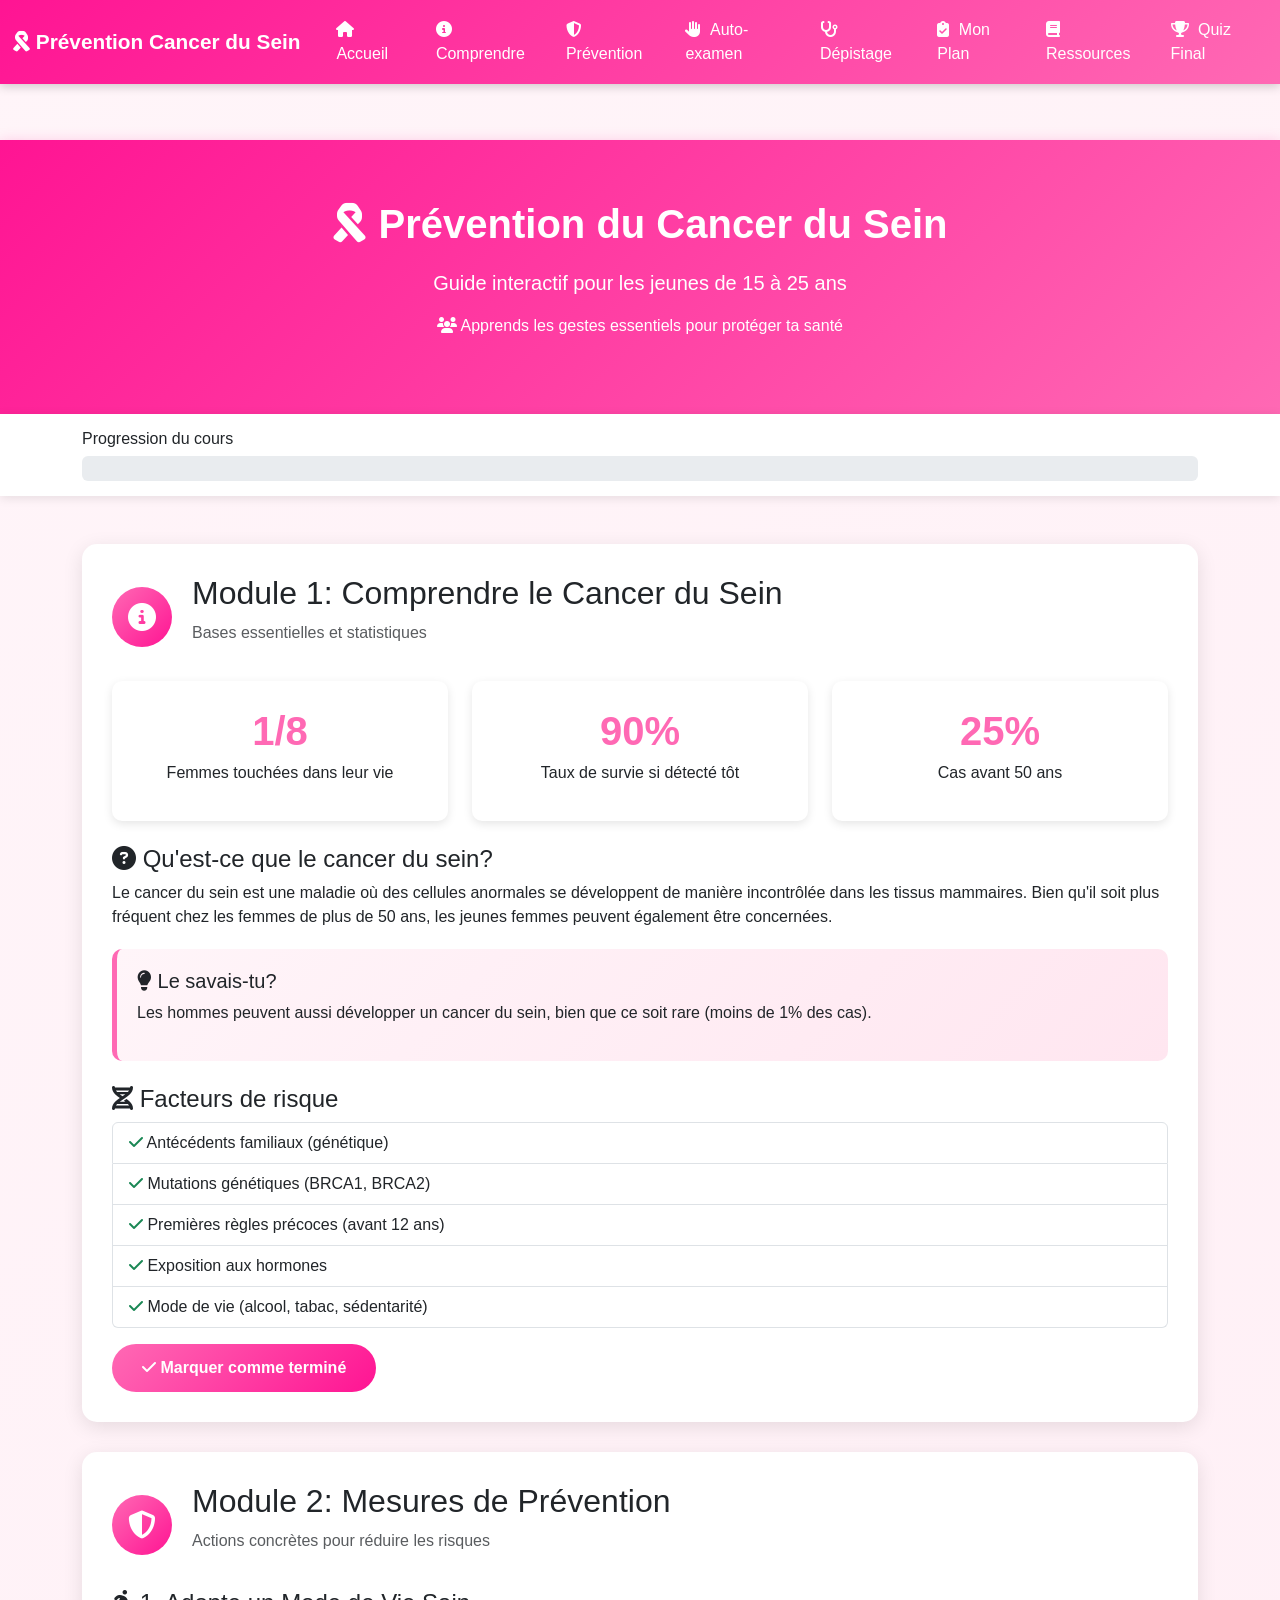
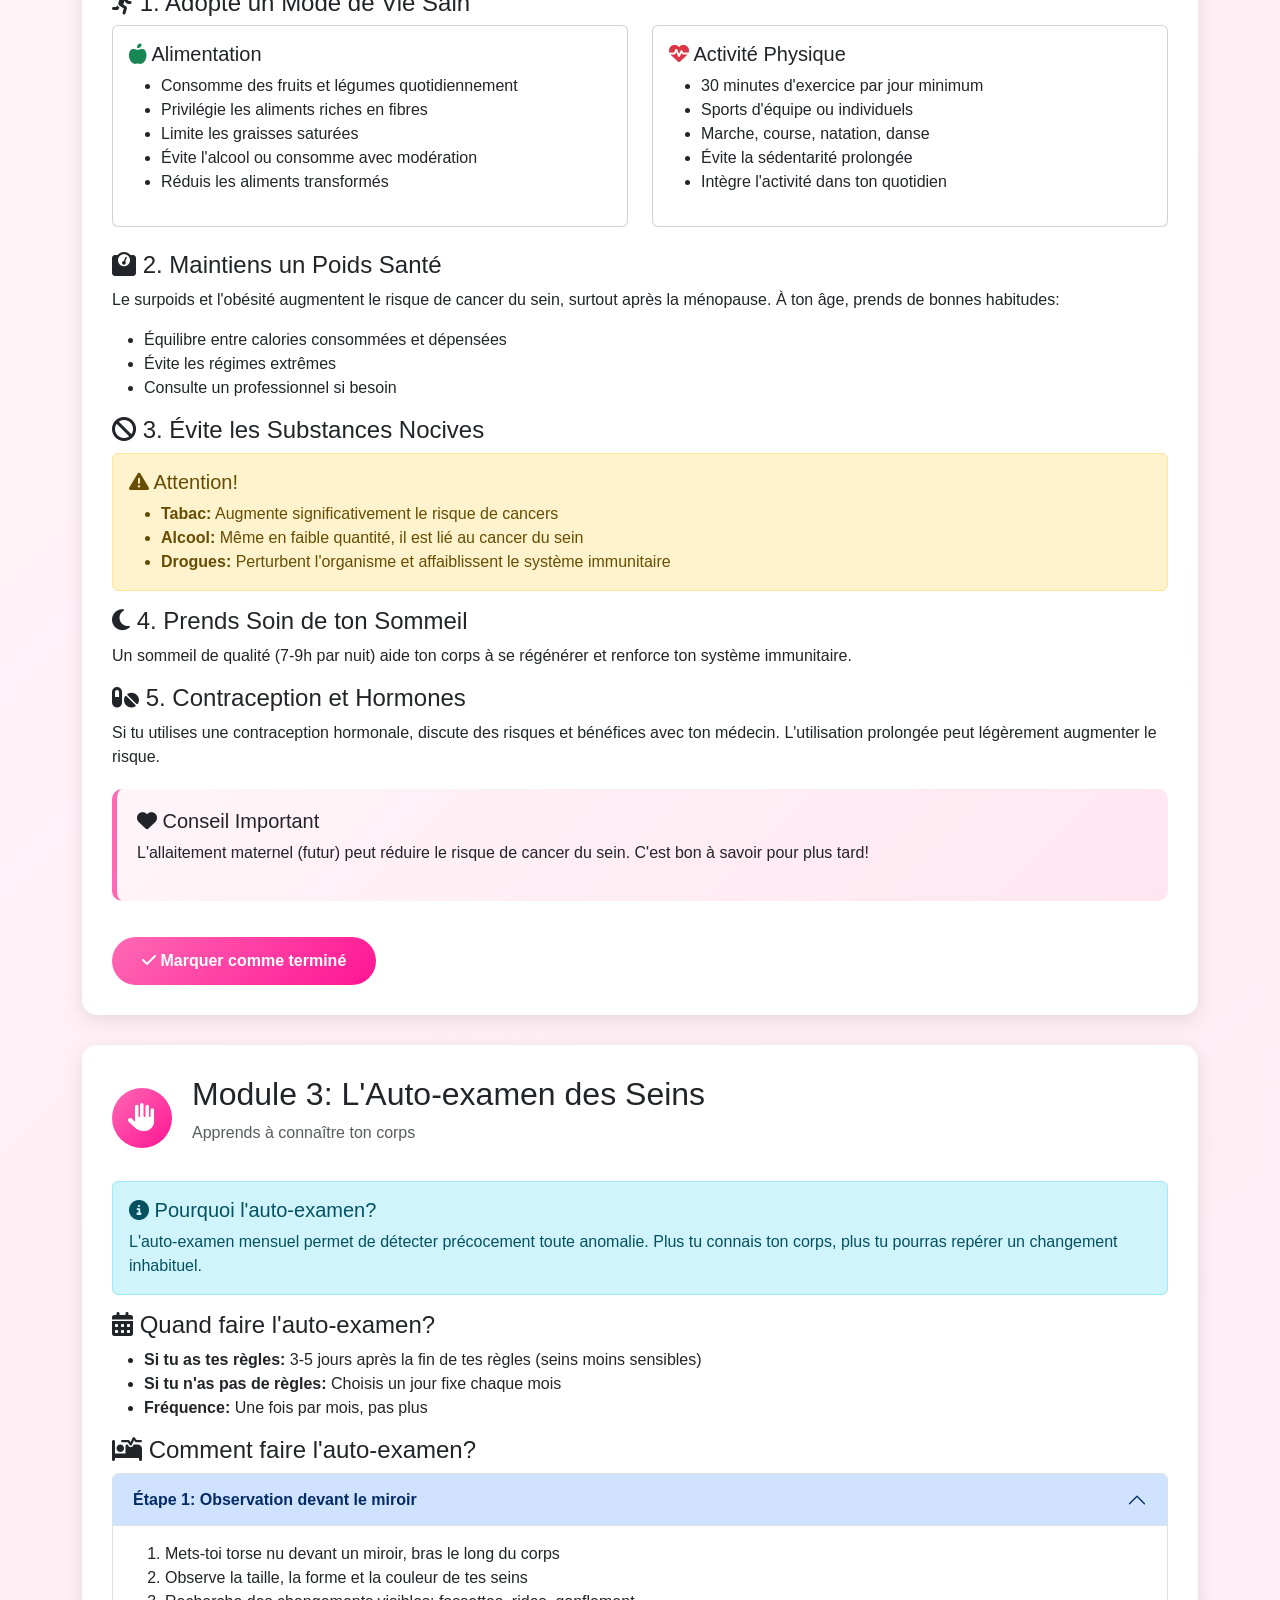
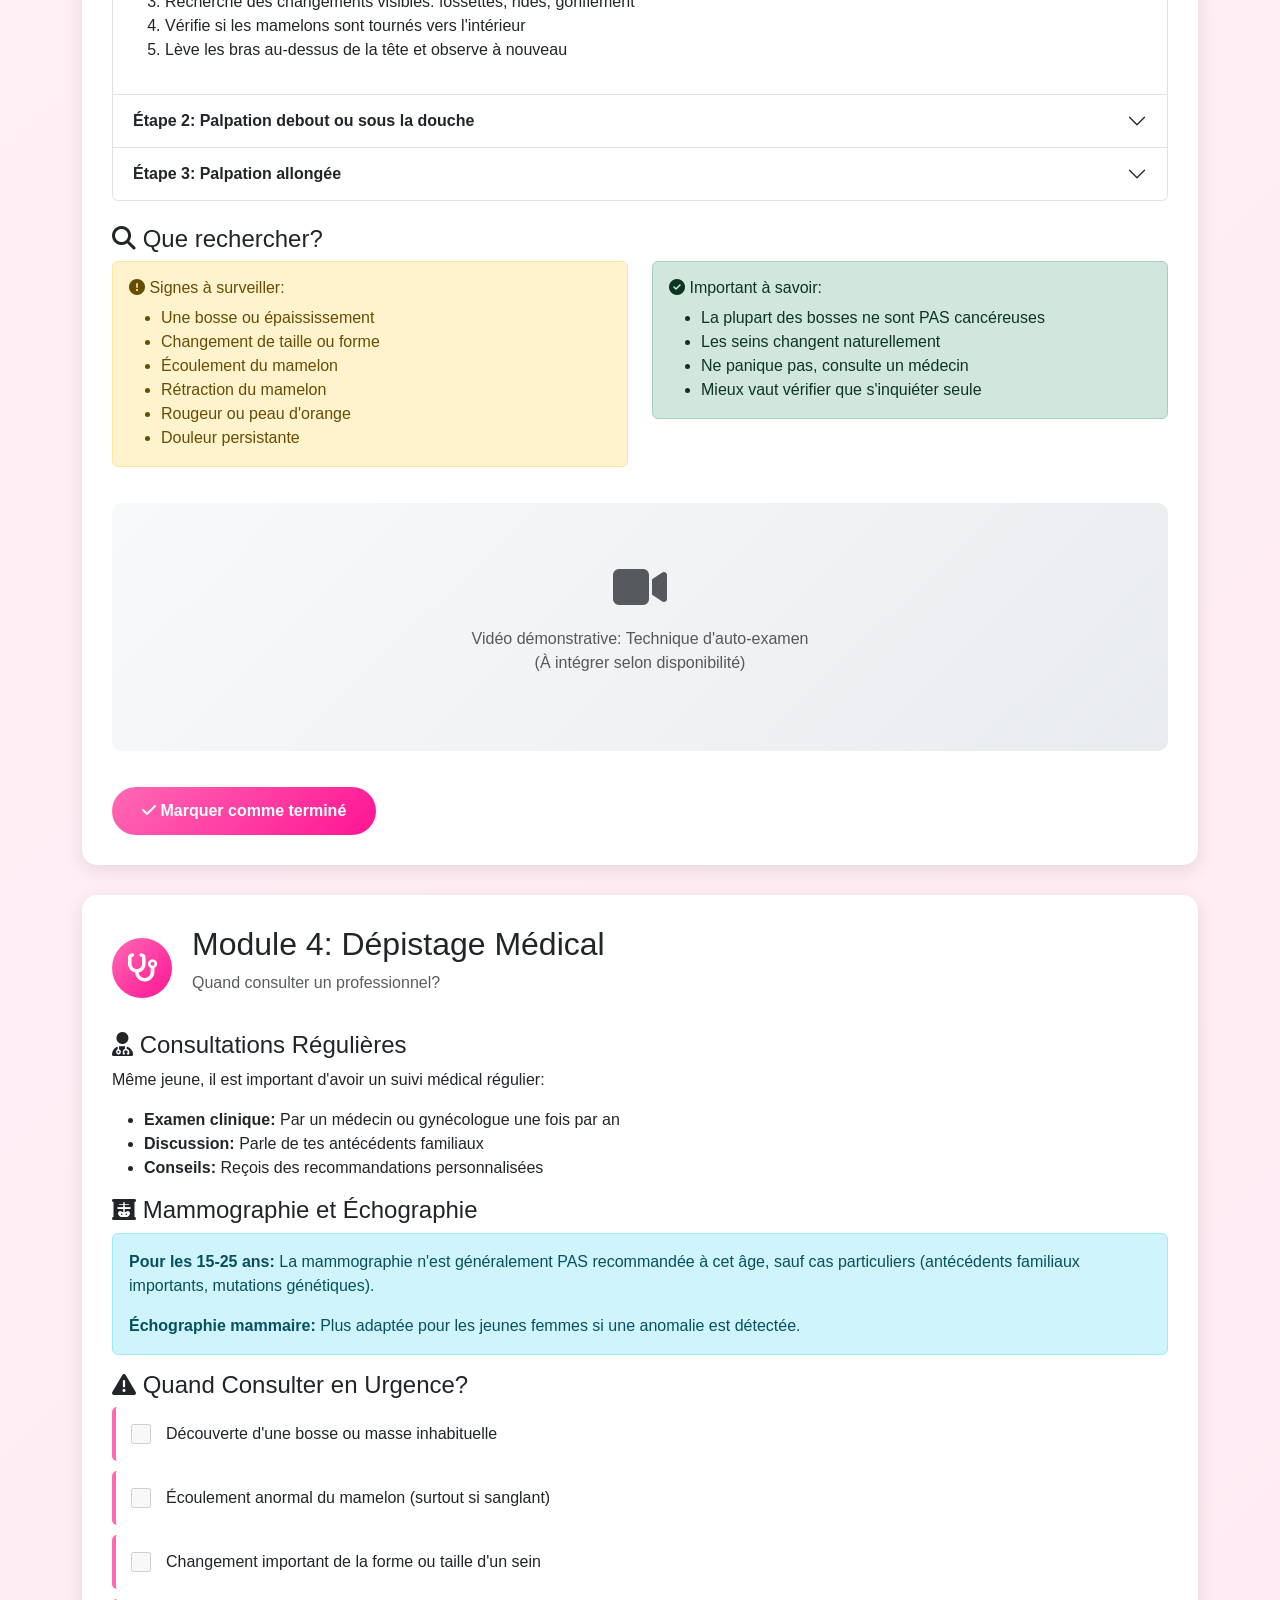
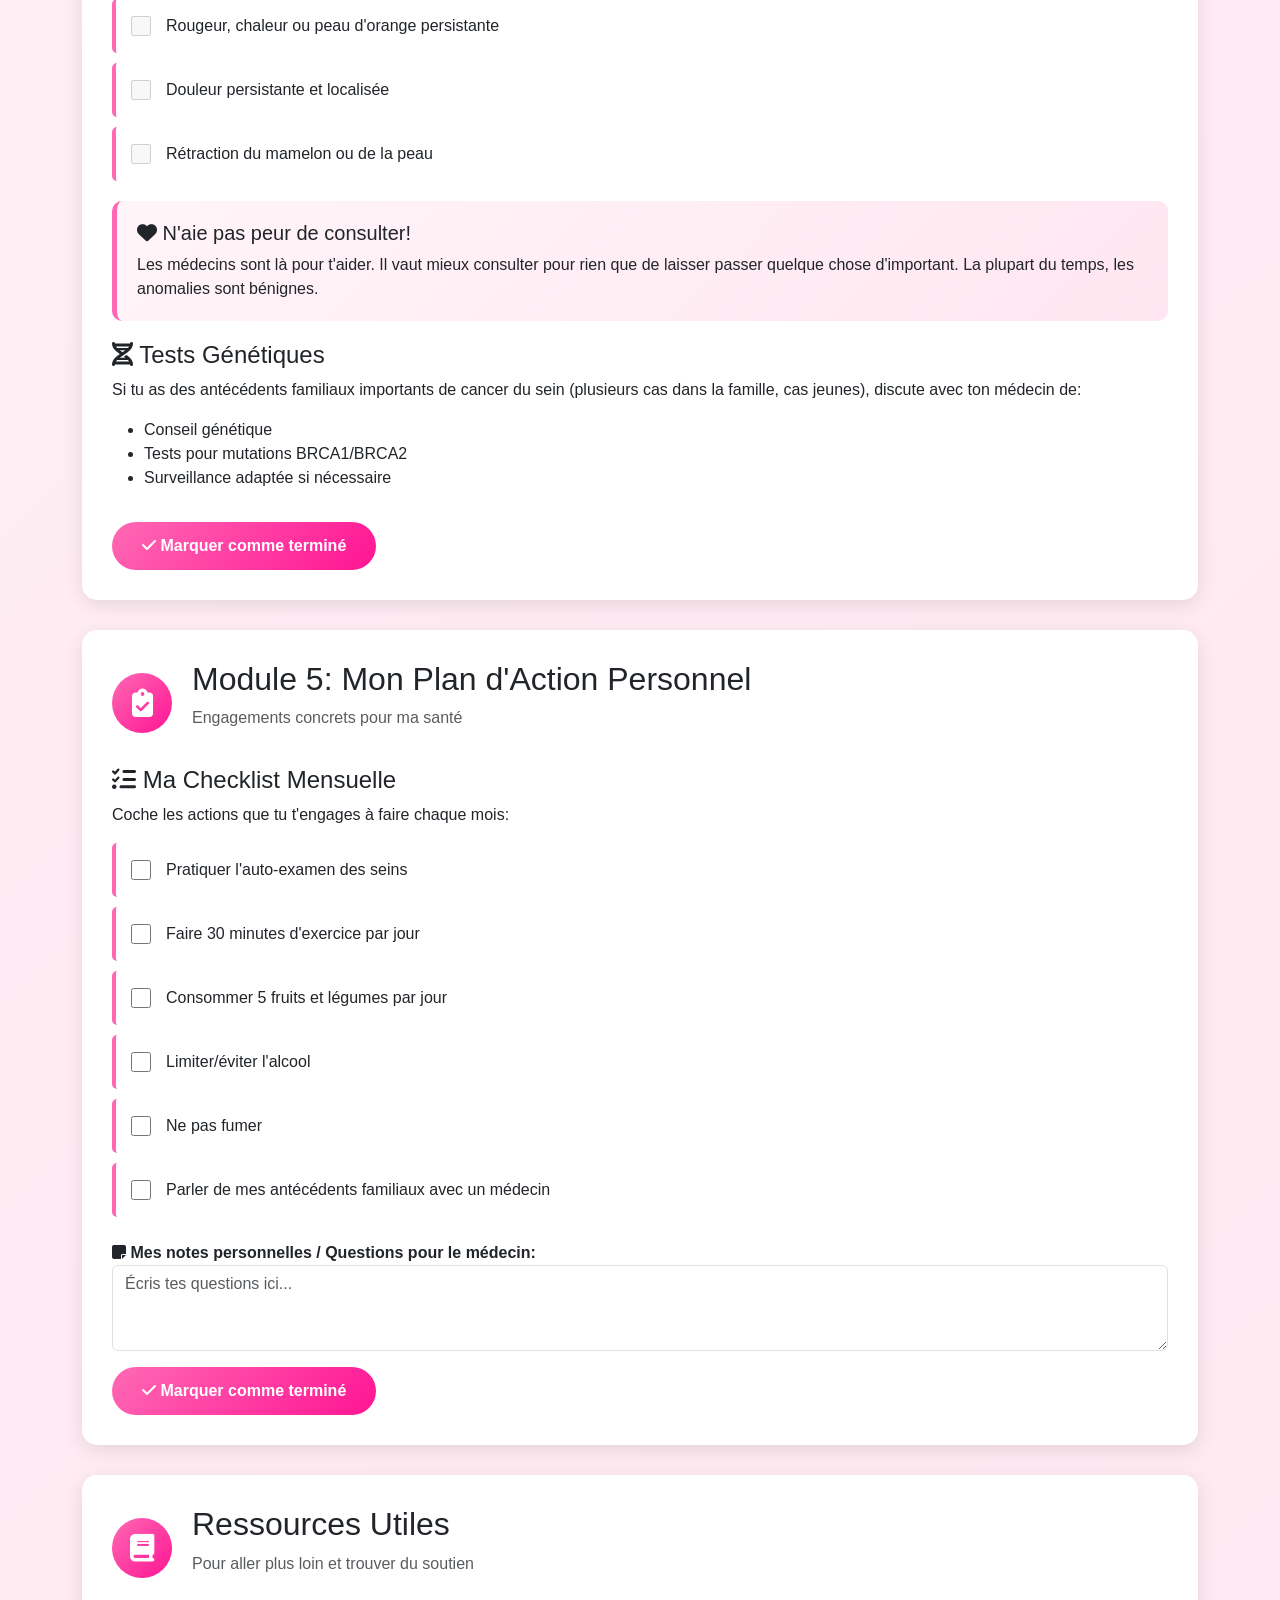
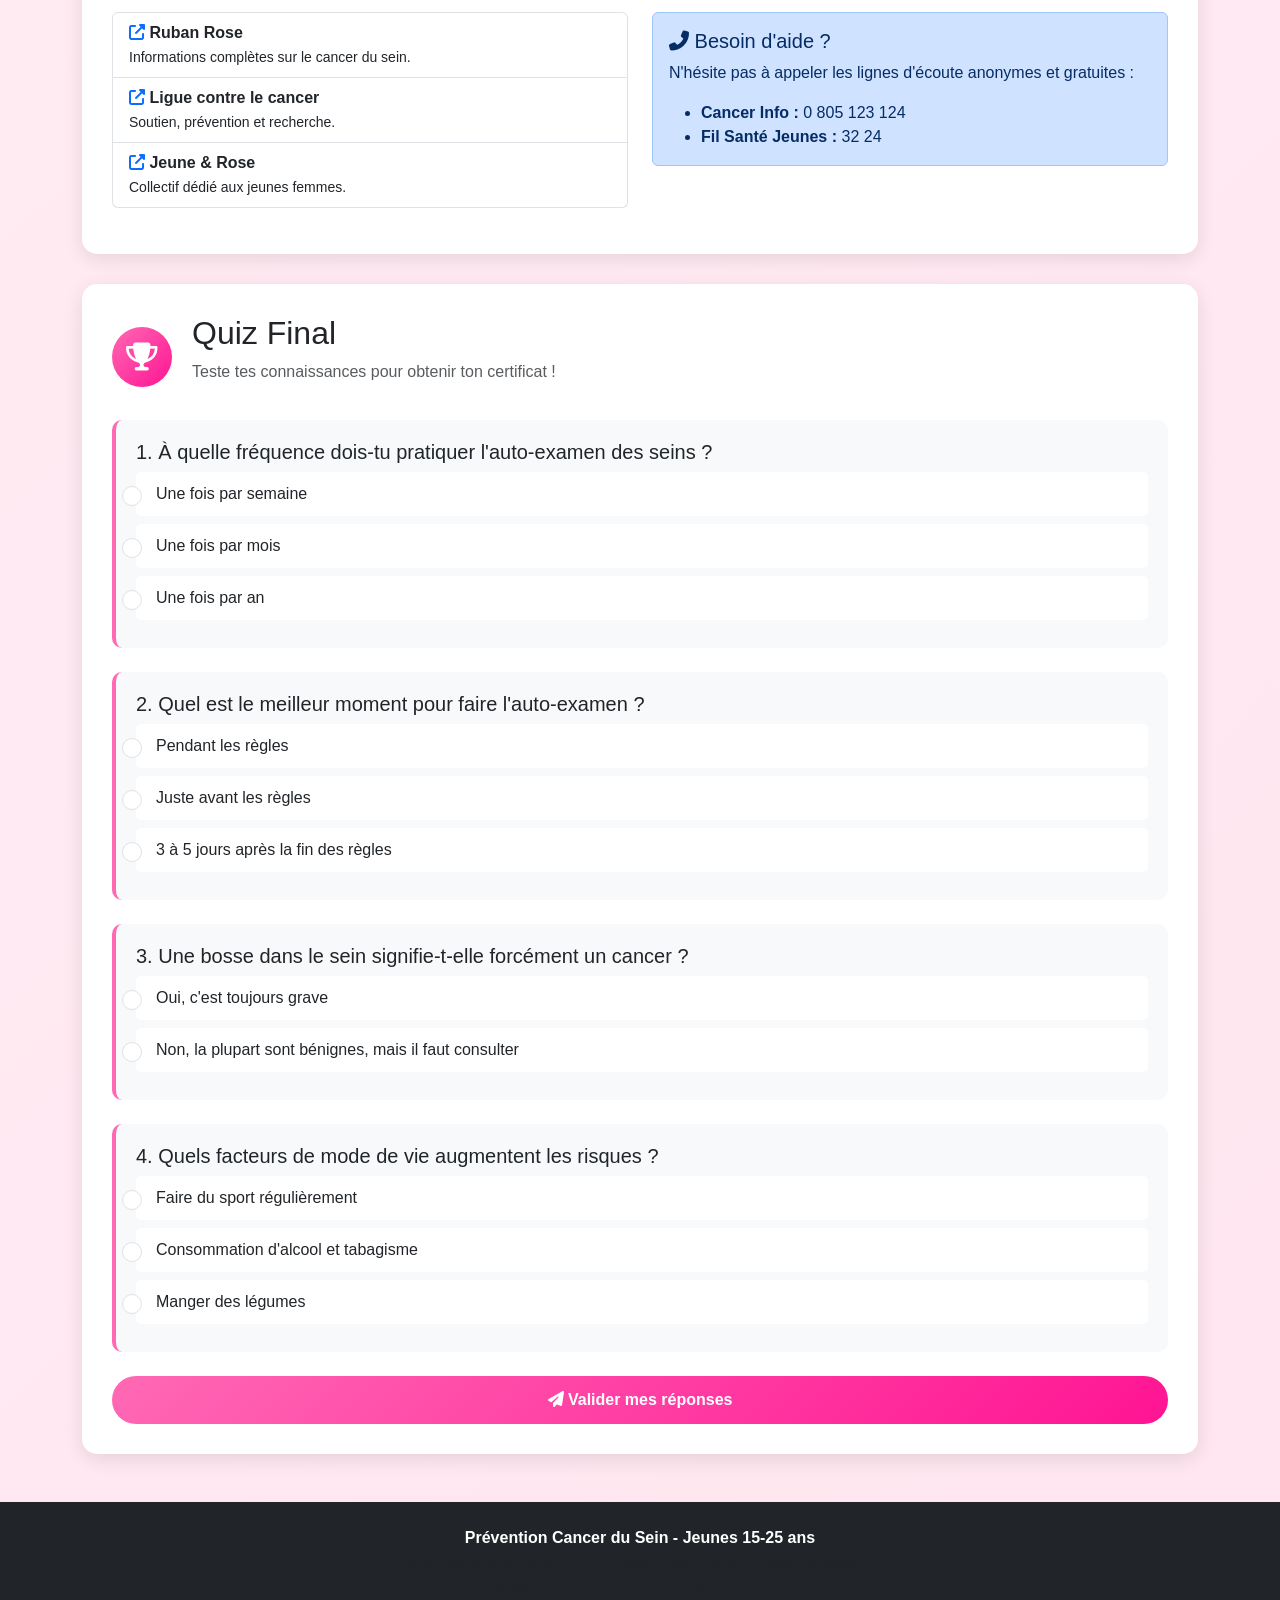
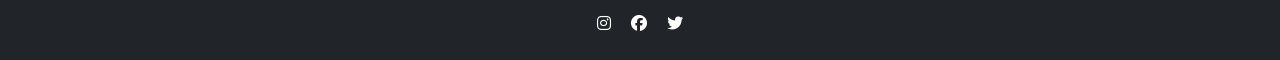
<file: index.html>
<!DOCTYPE html>
<html lang="fr">
<head>
    <meta charset="UTF-8">
    <meta name="viewport" content="width=device-width, initial-scale=1.0">
    <title>Prévention Cancer du Sein - Jeunes 15-25 ans</title>
    <link href="https://cdn.jsdelivr.net/npm/bootstrap@5.3.0/dist/css/bootstrap.min.css" rel="stylesheet">
    <link rel="stylesheet" href="https://cdnjs.cloudflare.com/ajax/libs/font-awesome/6.4.0/css/all.min.css">
    <link rel="stylesheet" href="assets/style.css">
</head>
<body>
    <nav class="navbar navbar-expand-lg navbar-dark sticky-top" style="background: linear-gradient(135deg, #ff1493, #ff69b4);">
        <div class="container-fluid">
            <a class="navbar-brand" href="#accueil">
                <i class="fas fa-ribbon"></i> Prévention Cancer du Sein
            </a>
            <button class="navbar-toggler" type="button" data-bs-toggle="collapse" data-bs-target="#navbarNav">
                <span class="navbar-toggler-icon"></span>
            </button>
            <div class="collapse navbar-collapse" id="navbarNav">
                <ul class="navbar-nav ms-auto">
                    <li class="nav-item">
                        <a class="nav-link" href="#accueil"><i class="fas fa-home"></i> Accueil</a>
                    </li>
                    <li class="nav-item">
                        <a class="nav-link" href="#module1"><i class="fas fa-info-circle"></i> Comprendre</a>
                    </li>
                    <li class="nav-item">
                        <a class="nav-link" href="#module2"><i class="fas fa-shield-alt"></i> Prévention</a>
                    </li>
                    <li class="nav-item">
                        <a class="nav-link" href="#module3"><i class="fas fa-hand-paper"></i> Auto-examen</a>
                    </li>
                    <li class="nav-item">
                        <a class="nav-link" href="#module4"><i class="fas fa-stethoscope"></i> Dépistage</a>
                    </li>
                    <li class="nav-item">
                        <a class="nav-link" href="#module5"><i class="fas fa-clipboard-check"></i> Mon Plan</a>
                    </li>
                    <li class="nav-item">
                        <a class="nav-link" href="#ressources"><i class="fas fa-book"></i> Ressources</a>
                    </li>
                    <li class="nav-item">
                        <a class="nav-link" href="#quiz-final"><i class="fas fa-trophy"></i> Quiz Final</a>
                    </li>
                </ul>
            </div>
        </div>
    </nav>

    <div class="hero" id="accueil">
        <div class="container">
            <h1><i class="fas fa-ribbon"></i> Prévention du Cancer du Sein</h1>
            <p class="lead">Guide interactif pour les jeunes de 15 à 25 ans</p>
            <p><i class="fas fa-users"></i> Apprends les gestes essentiels pour protéger ta santé</p>
        </div>
    </div>

    <div class="progress-container">
        <div class="container">
            <h6>Progression du cours</h6>
            <div class="progress" style="height: 25px;">
                <div id="mainProgress" class="progress-bar bg-success" role="progressbar" style="width: 0%">0%</div>
            </div>
        </div>
    </div>

    <div class="container my-5">
        <!-- Module 1: Introduction -->
        <div class="module-card" data-module="1" id="module1">
            <div class="module-header">
                <div class="module-icon"><i class="fas fa-info-circle"></i></div>
                <div>
                    <h2>Module 1: Comprendre le Cancer du Sein</h2>
                    <p class="text-muted">Bases essentielles et statistiques</p>
                </div>
            </div>

            <div class="row mb-4">
                <div class="col-md-4">
                    <div class="stat-card">
                        <div class="stat-number">1/8</div>
                        <p>Femmes touchées dans leur vie</p>
                    </div>
                </div>
                <div class="col-md-4">
                    <div class="stat-card">
                        <div class="stat-number">90%</div>
                        <p>Taux de survie si détecté tôt</p>
                    </div>
                </div>
                <div class="col-md-4">
                    <div class="stat-card">
                        <div class="stat-number">25%</div>
                        <p>Cas avant 50 ans</p>
                    </div>
                </div>
            </div>

            <h4><i class="fas fa-question-circle"></i> Qu'est-ce que le cancer du sein?</h4>
            <p>Le cancer du sein est une maladie où des cellules anormales se développent de manière incontrôlée dans les tissus mammaires. Bien qu'il soit plus fréquent chez les femmes de plus de 50 ans, les jeunes femmes peuvent également être concernées.</p>

            <div class="tip-box">
                <h5><i class="fas fa-lightbulb"></i> Le savais-tu?</h5>
                <p>Les hommes peuvent aussi développer un cancer du sein, bien que ce soit rare (moins de 1% des cas).</p>
            </div>

            <h4 class="mt-4"><i class="fas fa-dna"></i> Facteurs de risque</h4>
            <ul class="list-group">
                <li class="list-group-item"><i class="fas fa-check text-success"></i> Antécédents familiaux (génétique)</li>
                <li class="list-group-item"><i class="fas fa-check text-success"></i> Mutations génétiques (BRCA1, BRCA2)</li>
                <li class="list-group-item"><i class="fas fa-check text-success"></i> Premières règles précoces (avant 12 ans)</li>
                <li class="list-group-item"><i class="fas fa-check text-success"></i> Exposition aux hormones</li>
                <li class="list-group-item"><i class="fas fa-check text-success"></i> Mode de vie (alcool, tabac, sédentarité)</li>
            </ul>

            <button class="btn btn-custom mt-3" onclick="completeModule(1)">
                <i class="fas fa-check"></i> Marquer comme terminé
            </button>
        </div>

        <!-- Module 2: Prévention -->
        <div class="module-card" data-module="2" id="module2">
            <div class="module-header">
                <div class="module-icon"><i class="fas fa-shield-alt"></i></div>
                <div>
                    <h2>Module 2: Mesures de Prévention</h2>
                    <p class="text-muted">Actions concrètes pour réduire les risques</p>
                </div>
            </div>

            <h4><i class="fas fa-running"></i> 1. Adopte un Mode de Vie Sain</h4>
            <div class="row mb-4">
                <div class="col-md-6">
                    <div class="card h-100">
                        <div class="card-body">
                            <h5><i class="fas fa-apple-alt text-success"></i> Alimentation</h5>
                            <ul>
                                <li>Consomme des fruits et légumes quotidiennement</li>
                                <li>Privilégie les aliments riches en fibres</li>
                                <li>Limite les graisses saturées</li>
                                <li>Évite l'alcool ou consomme avec modération</li>
                                <li>Réduis les aliments transformés</li>
                            </ul>
                        </div>
                    </div>
                </div>
                <div class="col-md-6">
                    <div class="card h-100">
                        <div class="card-body">
                            <h5><i class="fas fa-heartbeat text-danger"></i> Activité Physique</h5>
                            <ul>
                                <li>30 minutes d'exercice par jour minimum</li>
                                <li>Sports d'équipe ou individuels</li>
                                <li>Marche, course, natation, danse</li>
                                <li>Évite la sédentarité prolongée</li>
                                <li>Intègre l'activité dans ton quotidien</li>
                            </ul>
                        </div>
                    </div>
                </div>
            </div>

            <h4><i class="fas fa-weight"></i> 2. Maintiens un Poids Santé</h4>
            <p>Le surpoids et l'obésité augmentent le risque de cancer du sein, surtout après la ménopause. À ton âge, prends de bonnes habitudes:</p>
            <ul>
                <li>Équilibre entre calories consommées et dépensées</li>
                <li>Évite les régimes extrêmes</li>
                <li>Consulte un professionnel si besoin</li>
            </ul>

            <h4><i class="fas fa-ban"></i> 3. Évite les Substances Nocives</h4>
            <div class="alert alert-warning">
                <h5><i class="fas fa-exclamation-triangle"></i> Attention!</h5>
                <ul class="mb-0">
                    <li><strong>Tabac:</strong> Augmente significativement le risque de cancers</li>
                    <li><strong>Alcool:</strong> Même en faible quantité, il est lié au cancer du sein</li>
                    <li><strong>Drogues:</strong> Perturbent l'organisme et affaiblissent le système immunitaire</li>
                </ul>
            </div>

            <h4><i class="fas fa-moon"></i> 4. Prends Soin de ton Sommeil</h4>
            <p>Un sommeil de qualité (7-9h par nuit) aide ton corps à se régénérer et renforce ton système immunitaire.</p>

            <h4><i class="fas fa-pills"></i> 5. Contraception et Hormones</h4>
            <p>Si tu utilises une contraception hormonale, discute des risques et bénéfices avec ton médecin. L'utilisation prolongée peut légèrement augmenter le risque.</p>

            <div class="tip-box">
                <h5><i class="fas fa-heart"></i> Conseil Important</h5>
                <p>L'allaitement maternel (futur) peut réduire le risque de cancer du sein. C'est bon à savoir pour plus tard!</p>
            </div>

            <button class="btn btn-custom mt-3" onclick="completeModule(2)">
                <i class="fas fa-check"></i> Marquer comme terminé
            </button>
        </div>

        <!-- Module 3: Auto-examen -->
        <div class="module-card" data-module="3" id="module3">
            <div class="module-header">
                <div class="module-icon"><i class="fas fa-hand-paper"></i></div>
                <div>
                    <h2>Module 3: L'Auto-examen des Seins</h2>
                    <p class="text-muted">Apprends à connaître ton corps</p>
                </div>
            </div>

            <div class="alert alert-info">
                <h5><i class="fas fa-info-circle"></i> Pourquoi l'auto-examen?</h5>
                <p class="mb-0">L'auto-examen mensuel permet de détecter précocement toute anomalie. Plus tu connais ton corps, plus tu pourras repérer un changement inhabituel.</p>
            </div>

            <h4><i class="fas fa-calendar-alt"></i> Quand faire l'auto-examen?</h4>
            <ul>
                <li><strong>Si tu as tes règles:</strong> 3-5 jours après la fin de tes règles (seins moins sensibles)</li>
                <li><strong>Si tu n'as pas de règles:</strong> Choisis un jour fixe chaque mois</li>
                <li><strong>Fréquence:</strong> Une fois par mois, pas plus</li>
            </ul>

            <h4><i class="fas fa-procedures"></i> Comment faire l'auto-examen?</h4>
            
            <div class="accordion" id="examAccordion">
                <div class="accordion-item">
                    <h2 class="accordion-header">
                        <button class="accordion-button" type="button" data-bs-toggle="collapse" data-bs-target="#step1">
                            <strong>Étape 1: Observation devant le miroir</strong>
                        </button>
                    </h2>
                    <div id="step1" class="accordion-collapse collapse show" data-bs-parent="#examAccordion">
                        <div class="accordion-body">
                            <ol>
                                <li>Mets-toi torse nu devant un miroir, bras le long du corps</li>
                                <li>Observe la taille, la forme et la couleur de tes seins</li>
                                <li>Recherche des changements visibles: fossettes, rides, gonflement</li>
                                <li>Vérifie si les mamelons sont tournés vers l'intérieur</li>
                                <li>Lève les bras au-dessus de la tête et observe à nouveau</li>
                            </ol>
                        </div>
                    </div>
                </div>
                <div class="accordion-item">
                    <h2 class="accordion-header">
                        <button class="accordion-button collapsed" type="button" data-bs-toggle="collapse" data-bs-target="#step2">
                            <strong>Étape 2: Palpation debout ou sous la douche</strong>
                        </button>
                    </h2>
                    <div id="step2" class="accordion-collapse collapse" data-bs-parent="#examAccordion">
                        <div class="accordion-body">
                            <ol>
                                <li>Utilise la main droite pour examiner le sein gauche et vice-versa</li>
                                <li>Utilise le bout des doigts (pas la paume)</li>
                                <li>Fais des mouvements circulaires fermes et doux</li>
                                <li>Couvre tout le sein du haut vers le bas, de l'extérieur vers le centre</li>
                                <li>Palpe aussi sous les aisselles</li>
                            </ol>
                        </div>
                    </div>
                </div>
                <div class="accordion-item">
                    <h2 class="accordion-header">
                        <button class="accordion-button collapsed" type="button" data-bs-toggle="collapse" data-bs-target="#step3">
                            <strong>Étape 3: Palpation allongée</strong>
                        </button>
                    </h2>
                    <div id="step3" class="accordion-collapse collapse" data-bs-parent="#examAccordion">
                        <div class="accordion-body">
                            <ol>
                                <li>Allonge-toi sur le dos</li>
                                <li>Place un coussin sous l'épaule droite</li>
                                <li>Mets la main droite derrière la tête</li>
                                <li>Avec la main gauche, palpe le sein droit</li>
                                <li>Utilise les mêmes mouvements circulaires qu'à l'étape 2</li>
                                <li>Répète de l'autre côté</li>
                            </ol>
                        </div>
                    </div>
                </div>
            </div>

            <h4 class="mt-4"><i class="fas fa-search"></i> Que rechercher?</h4>
            <div class="row">
                <div class="col-md-6">
                    <div class="alert alert-warning">
                        <h6><i class="fas fa-exclamation-circle"></i> Signes à surveiller:</h6>
                        <ul class="mb-0">
                            <li>Une bosse ou épaississement</li>
                            <li>Changement de taille ou forme</li>
                            <li>Écoulement du mamelon</li>
                            <li>Rétraction du mamelon</li>
                            <li>Rougeur ou peau d'orange</li>
                            <li>Douleur persistante</li>
                        </ul>
                    </div>
                </div>
                <div class="col-md-6">
                    <div class="alert alert-success">
                        <h6><i class="fas fa-check-circle"></i> Important à savoir:</h6>
                        <ul class="mb-0">
                            <li>La plupart des bosses ne sont PAS cancéreuses</li>
                            <li>Les seins changent naturellement</li>
                            <li>Ne panique pas, consulte un médecin</li>
                            <li>Mieux vaut vérifier que s'inquiéter seule</li>
                        </ul>
                    </div>
                </div>
            </div>

            <div class="video-placeholder">
                <i class="fas fa-video fa-3x text-muted mb-3"></i>
                <p class="text-muted">Vidéo démonstrative: Technique d'auto-examen<br>(À intégrer selon disponibilité)</p>
            </div>

            <button class="btn btn-custom mt-3" onclick="completeModule(3)">
                <i class="fas fa-check"></i> Marquer comme terminé
            </button>
        </div>

        <!-- Module 4: Dépistage médical -->
        <div class="module-card" data-module="4" id="module4">
            <div class="module-header">
                <div class="module-icon"><i class="fas fa-stethoscope"></i></div>
                <div>
                    <h2>Module 4: Dépistage Médical</h2>
                    <p class="text-muted">Quand consulter un professionnel?</p>
                </div>
            </div>

            <h4><i class="fas fa-user-md"></i> Consultations Régulières</h4>
            <p>Même jeune, il est important d'avoir un suivi médical régulier:</p>
            <ul>
                <li><strong>Examen clinique:</strong> Par un médecin ou gynécologue une fois par an</li>
                <li><strong>Discussion:</strong> Parle de tes antécédents familiaux</li>
                <li><strong>Conseils:</strong> Reçois des recommandations personnalisées</li>
            </ul>

            <h4><i class="fas fa-x-ray"></i> Mammographie et Échographie</h4>
            <div class="alert alert-info">
                <p><strong>Pour les 15-25 ans:</strong> La mammographie n'est généralement PAS recommandée à cet âge, sauf cas particuliers (antécédents familiaux importants, mutations génétiques).</p>
                <p class="mb-0"><strong>Échographie mammaire:</strong> Plus adaptée pour les jeunes femmes si une anomalie est détectée.</p>
            </div>

            <h4><i class="fas fa-exclamation-triangle"></i> Quand Consulter en Urgence?</h4>
            <div class="checklist-item">
                <input type="checkbox" disabled>
                <span>Découverte d'une bosse ou masse inhabituelle</span>
            </div>
            <div class="checklist-item">
                <input type="checkbox" disabled>
                <span>Écoulement anormal du mamelon (surtout si sanglant)</span>
            </div>
            <div class="checklist-item">
                <input type="checkbox" disabled>
                <span>Changement important de la forme ou taille d'un sein</span>
            </div>
            <div class="checklist-item">
                <input type="checkbox" disabled>
                <span>Rougeur, chaleur ou peau d'orange persistante</span>
            </div>
            <div class="checklist-item">
                <input type="checkbox" disabled>
                <span>Douleur persistante et localisée</span>
            </div>
            <div class="checklist-item">
                <input type="checkbox" disabled>
                <span>Rétraction du mamelon ou de la peau</span>
            </div>

            <div class="tip-box">
                <h5><i class="fas fa-heart"></i> N'aie pas peur de consulter!</h5>
                <p class="mb-0">Les médecins sont là pour t'aider. Il vaut mieux consulter pour rien que de laisser passer quelque chose d'important. La plupart du temps, les anomalies sont bénignes.</p>
            </div>

            <h4><i class="fas fa-dna"></i> Tests Génétiques</h4>
            <p>Si tu as des antécédents familiaux importants de cancer du sein (plusieurs cas dans la famille, cas jeunes), discute avec ton médecin de:</p>
            <ul>
                <li>Conseil génétique</li>
                <li>Tests pour mutations BRCA1/BRCA2</li>
                <li>Surveillance adaptée si nécessaire</li>
            </ul>

            <button class="btn btn-custom mt-3" onclick="completeModule(4)">
                <i class="fas fa-check"></i> Marquer comme terminé
            </button>
        </div>

        <!-- Module 5: Plan d'action personnel -->
        <div class="module-card" data-module="5" id="module5">
            <div class="module-header">
                <div class="module-icon"><i class="fas fa-clipboard-check"></i></div>
                <div>
                    <h2>Module 5: Mon Plan d'Action Personnel</h2>
                    <p class="text-muted">Engagements concrets pour ma santé</p>
                </div>
            </div>

            <h4><i class="fas fa-tasks"></i> Ma Checklist Mensuelle</h4>
            <p>Coche les actions que tu t'engages à faire chaque mois:</p>
            
            <div class="checklist-item">
                <input type="checkbox" id="check1" onchange="saveProgress()">
                <label for="check1">Pratiquer l'auto-examen des seins</label>
            </div>
            <div class="checklist-item">
                <input type="checkbox" id="check2" onchange="saveProgress()">
                <label for="check2">Faire 30 minutes d'exercice par jour</label>
            </div>
            <div class="checklist-item">
                <input type="checkbox" id="check3" onchange="saveProgress()">
                <label for="check3">Consommer 5 fruits et légumes par jour</label>
            </div>
            <div class="checklist-item">
                <input type="checkbox" id="check4" onchange="saveProgress()">
                <label for="check4">Limiter/éviter l'alcool</label>
            </div>
            <div class="checklist-item">
                <input type="checkbox" id="check5" onchange="saveProgress()">
                <label for="check5">Ne pas fumer</label>
            </div>
            <div class="checklist-item">
                <input type="checkbox" id="check6" onchange="saveProgress()">
                <label for="check6">Parler de mes antécédents familiaux avec un médecin</label>
            </div>

            <div class="form-group mt-4">
                <label for="notes"><strong><i class="fas fa-sticky-note"></i> Mes notes personnelles / Questions pour le médecin:</strong></label>
                <textarea class="form-control" id="notes" rows="3" placeholder="Écris tes questions ici..."></textarea>
            </div>

            <button class="btn btn-custom mt-3" onclick="completeModule(5)">
                <i class="fas fa-check"></i> Marquer comme terminé
            </button>
        </div>

        <div class="module-card" id="ressources">
            <div class="module-header">
                <div class="module-icon"><i class="fas fa-book"></i></div>
                <div>
                    <h2>Ressources Utiles</h2>
                    <p class="text-muted">Pour aller plus loin et trouver du soutien</p>
                </div>
            </div>

            <div class="row">
                <div class="col-md-6 mb-3">
                    <div class="list-group">
                        <a href="#" class="list-group-item list-group-item-action">
                            <i class="fas fa-external-link-alt text-primary"></i> <strong>Ruban Rose</strong><br>
                            <small>Informations complètes sur le cancer du sein.</small>
                        </a>
                        <a href="#" class="list-group-item list-group-item-action">
                            <i class="fas fa-external-link-alt text-primary"></i> <strong>Ligue contre le cancer</strong><br>
                            <small>Soutien, prévention et recherche.</small>
                        </a>
                        <a href="#" class="list-group-item list-group-item-action">
                            <i class="fas fa-external-link-alt text-primary"></i> <strong>Jeune & Rose</strong><br>
                            <small>Collectif dédié aux jeunes femmes.</small>
                        </a>
                    </div>
                </div>
                <div class="col-md-6">
                    <div class="alert alert-primary">
                        <h5><i class="fas fa-phone-alt"></i> Besoin d'aide ?</h5>
                        <p>N'hésite pas à appeler les lignes d'écoute anonymes et gratuites :</p>
                        <ul class="mb-0">
                            <li><strong>Cancer Info :</strong> 0 805 123 124</li>
                            <li><strong>Fil Santé Jeunes :</strong> 32 24</li>
                        </ul>
                    </div>
                </div>
            </div>
        </div>

        <div class="module-card" id="quiz-final">
            <div class="module-header">
                <div class="module-icon"><i class="fas fa-trophy"></i></div>
                <div>
                    <h2>Quiz Final</h2>
                    <p class="text-muted">Teste tes connaissances pour obtenir ton certificat !</p>
                </div>
            </div>

            <form id="finalQuizForm">
                <div class="quiz-question mb-4">
                    <h5>1. À quelle fréquence dois-tu pratiquer l'auto-examen des seins ?</h5>
                    <div class="form-check">
                        <input class="form-check-input" type="radio" name="q1" id="q1a" value="a">
                        <label class="form-check-label" for="q1a">Une fois par semaine</label>
                    </div>
                    <div class="form-check">
                        <input class="form-check-input" type="radio" name="q1" id="q1b" value="b">
                        <label class="form-check-label" for="q1b">Une fois par mois</label>
                    </div>
                    <div class="form-check">
                        <input class="form-check-input" type="radio" name="q1" id="q1c" value="c">
                        <label class="form-check-label" for="q1c">Une fois par an</label>
                    </div>
                </div>

                <div class="quiz-question mb-4">
                    <h5>2. Quel est le meilleur moment pour faire l'auto-examen ?</h5>
                    <div class="form-check">
                        <input class="form-check-input" type="radio" name="q2" id="q2a" value="a">
                        <label class="form-check-label" for="q2a">Pendant les règles</label>
                    </div>
                    <div class="form-check">
                        <input class="form-check-input" type="radio" name="q2" id="q2b" value="b">
                        <label class="form-check-label" for="q2b">Juste avant les règles</label>
                    </div>
                    <div class="form-check">
                        <input class="form-check-input" type="radio" name="q2" id="q2c" value="c">
                        <label class="form-check-label" for="q2c">3 à 5 jours après la fin des règles</label>
                    </div>
                </div>

                <div class="quiz-question mb-4">
                    <h5>3. Une bosse dans le sein signifie-t-elle forcément un cancer ?</h5>
                    <div class="form-check">
                        <input class="form-check-input" type="radio" name="q3" id="q3a" value="a">
                        <label class="form-check-label" for="q3a">Oui, c'est toujours grave</label>
                    </div>
                    <div class="form-check">
                        <input class="form-check-input" type="radio" name="q3" id="q3b" value="b">
                        <label class="form-check-label" for="q3b">Non, la plupart sont bénignes, mais il faut consulter</label>
                    </div>
                </div>

                <div class="quiz-question mb-4">
                    <h5>4. Quels facteurs de mode de vie augmentent les risques ?</h5>
                    <div class="form-check">
                        <input class="form-check-input" type="radio" name="q4" id="q4a" value="a">
                        <label class="form-check-label" for="q4a">Faire du sport régulièrement</label>
                    </div>
                    <div class="form-check">
                        <input class="form-check-input" type="radio" name="q4" id="q4b" value="b">
                        <label class="form-check-label" for="q4b">Consommation d'alcool et tabagisme</label>
                    </div>
                    <div class="form-check">
                        <input class="form-check-input" type="radio" name="q4" id="q4c" value="c">
                        <label class="form-check-label" for="q4c">Manger des légumes</label>
                    </div>
                </div>

                <button type="button" class="btn btn-custom w-100" onclick="submitQuiz()">
                    <i class="fas fa-paper-plane"></i> Valider mes réponses
                </button>
            </form>

            <div id="quizResults" class="hidden mt-4">
                <div class="alert text-center" id="scoreAlert"></div>
                
                <div class="certificate hidden" id="certificate">
                    <i class="fas fa-award fa-4x text-warning mb-3"></i>
                    <h3>CERTIFICAT D'ACCOMPLISSEMENT</h3>
                    <p>Décerné à une jeune femme engagée pour sa santé</p>
                    <p class="lead">Bravo ! Tu as complété le guide de prévention du cancer du sein.</p>
                    <p class="text-muted date-today"></p>
                    <button class="btn btn-outline-primary mt-3" onclick="window.print()">
                        <i class="fas fa-print"></i> Imprimer / Sauvegarder
                    </button>
                </div>
                
                <button class="btn btn-secondary mt-3" onclick="resetQuiz()">Recommencer le quiz</button>
            </div>
        </div>

    </div> <footer class="bg-dark text-white text-center py-4 mt-5">
        <div class="container">
            <p class="mb-1"><strong>Prévention Cancer du Sein - Jeunes 15-25 ans</strong></p>
            <p class="small text-muted mb-0">Ce site est un outil éducatif et ne remplace pas un avis médical professionnel.</p>
            <p class="small text-muted">En cas de doute, consultez toujours un médecin.</p>
            <div class="mt-2">
                <a href="#" class="text-white mx-2"><i class="fab fa-instagram"></i></a>
                <a href="#" class="text-white mx-2"><i class="fab fa-facebook"></i></a>
                <a href="#" class="text-white mx-2"><i class="fab fa-twitter"></i></a>
            </div>
        </div>
    </footer>

    <script src="https://cdn.jsdelivr.net/npm/bootstrap@5.3.0/dist/js/bootstrap.bundle.min.js"></script>

    <script>
        // Gestion de la progression
        let completedModules = new Set();
        const totalModules = 5;

        // Initialisation
        document.addEventListener('DOMContentLoaded', function() {
            // Mettre la date du jour sur le certificat
            const options = { year: 'numeric', month: 'long', day: 'numeric' };
            const today = new Date().toLocaleDateString('fr-FR', options);
            const dateElements = document.getElementsByClassName('date-today');
            for(let el of dateElements) {
                el.innerText = today;
            }
            
            updateProgressBar();
        });

        // Fonction pour marquer un module comme terminé
        function completeModule(moduleId) {
            const btn = document.querySelector(`div[data-module="${moduleId}"] .btn-custom`);
            
            if (!completedModules.has(moduleId)) {
                completedModules.add(moduleId);
                
                // Effet visuel sur le bouton
                btn.innerHTML = '<i class="fas fa-check-double"></i> Module Terminé !';
                btn.classList.remove('btn-custom');
                btn.classList.add('btn-success');
                btn.disabled = true;
                
                // Animation de confettis simple (optionnel ou via alerte)
                // alert(`Bravo ! Tu as terminé le module ${moduleId}.`);
                
                // Mise à jour de la barre
                updateProgressBar();
                
                // Scroll vers le module suivant si existe
                if (moduleId < totalModules) {
                    setTimeout(() => {
                        document.getElementById(`module${moduleId + 1}`).scrollIntoView({behavior: 'smooth'});
                    }, 500);
                }
            }
        }

        // Mise à jour de la barre de progression
        function updateProgressBar() {
            const percent = (completedModules.size / totalModules) * 100;
            const bar = document.getElementById('mainProgress');
            bar.style.width = percent + '%';
            bar.innerText = Math.round(percent) + '%';
            
            if (percent === 100) {
                bar.classList.add('bg-warning'); // Devient doré à 100%
            }
        }

        // Sauvegarde fictive pour la checklist (Module 5)
        function saveProgress() {
            // Ici on pourrait utiliser localStorage pour sauvegarder les checkbox
            console.log("Progression sauvegardée");
        }

        // Logique du Quiz
        function submitQuiz() {
            let score = 0;
            const answers = {
                q1: 'b', // Une fois par mois
                q2: 'c', // Après les règles
                q3: 'b', // Non, pas forcément cancer
                q4: 'b'  // Alcool et tabac
            };

            const form = document.getElementById('finalQuizForm');
            const formData = new FormData(form);
            let answeredCount = 0;

            // Vérification des réponses
            for (let [key, value] of formData.entries()) {
                answeredCount++;
                if (value === answers[key]) {
                    score++;
                }
            }

            if (answeredCount < 4) {
                alert("Merci de répondre à toutes les questions !");
                return;
            }

            // Affichage des résultats
            const resultsDiv = document.getElementById('quizResults');
            const scoreAlert = document.getElementById('scoreAlert');
            const cert = document.getElementById('certificate');
            
            resultsDiv.classList.remove('hidden');
            form.classList.add('hidden'); // Cache le formulaire

            if (score === 4) {
                scoreAlert.className = "alert alert-success";
                scoreAlert.innerHTML = `<h4><i class="fas fa-star"></i> Score parfait : 4/4 !</h4>`;
                cert.classList.remove('hidden');
                
                // Confettis effect (simulation simple)
                document.body.style.overflowX = "hidden";
            } else {
                scoreAlert.className = "alert alert-warning";
                scoreAlert.innerHTML = `<h4>Score : ${score}/4</h4><p>Tu y es presque ! Relis les modules pour obtenir le certificat.</p>`;
                cert.classList.add('hidden');
            }
        }

        function resetQuiz() {
            document.getElementById('finalQuizForm').reset();
            document.getElementById('finalQuizForm').classList.remove('hidden');
            document.getElementById('quizResults').classList.add('hidden');
        }
    </script>
</body>
</html>
</file>
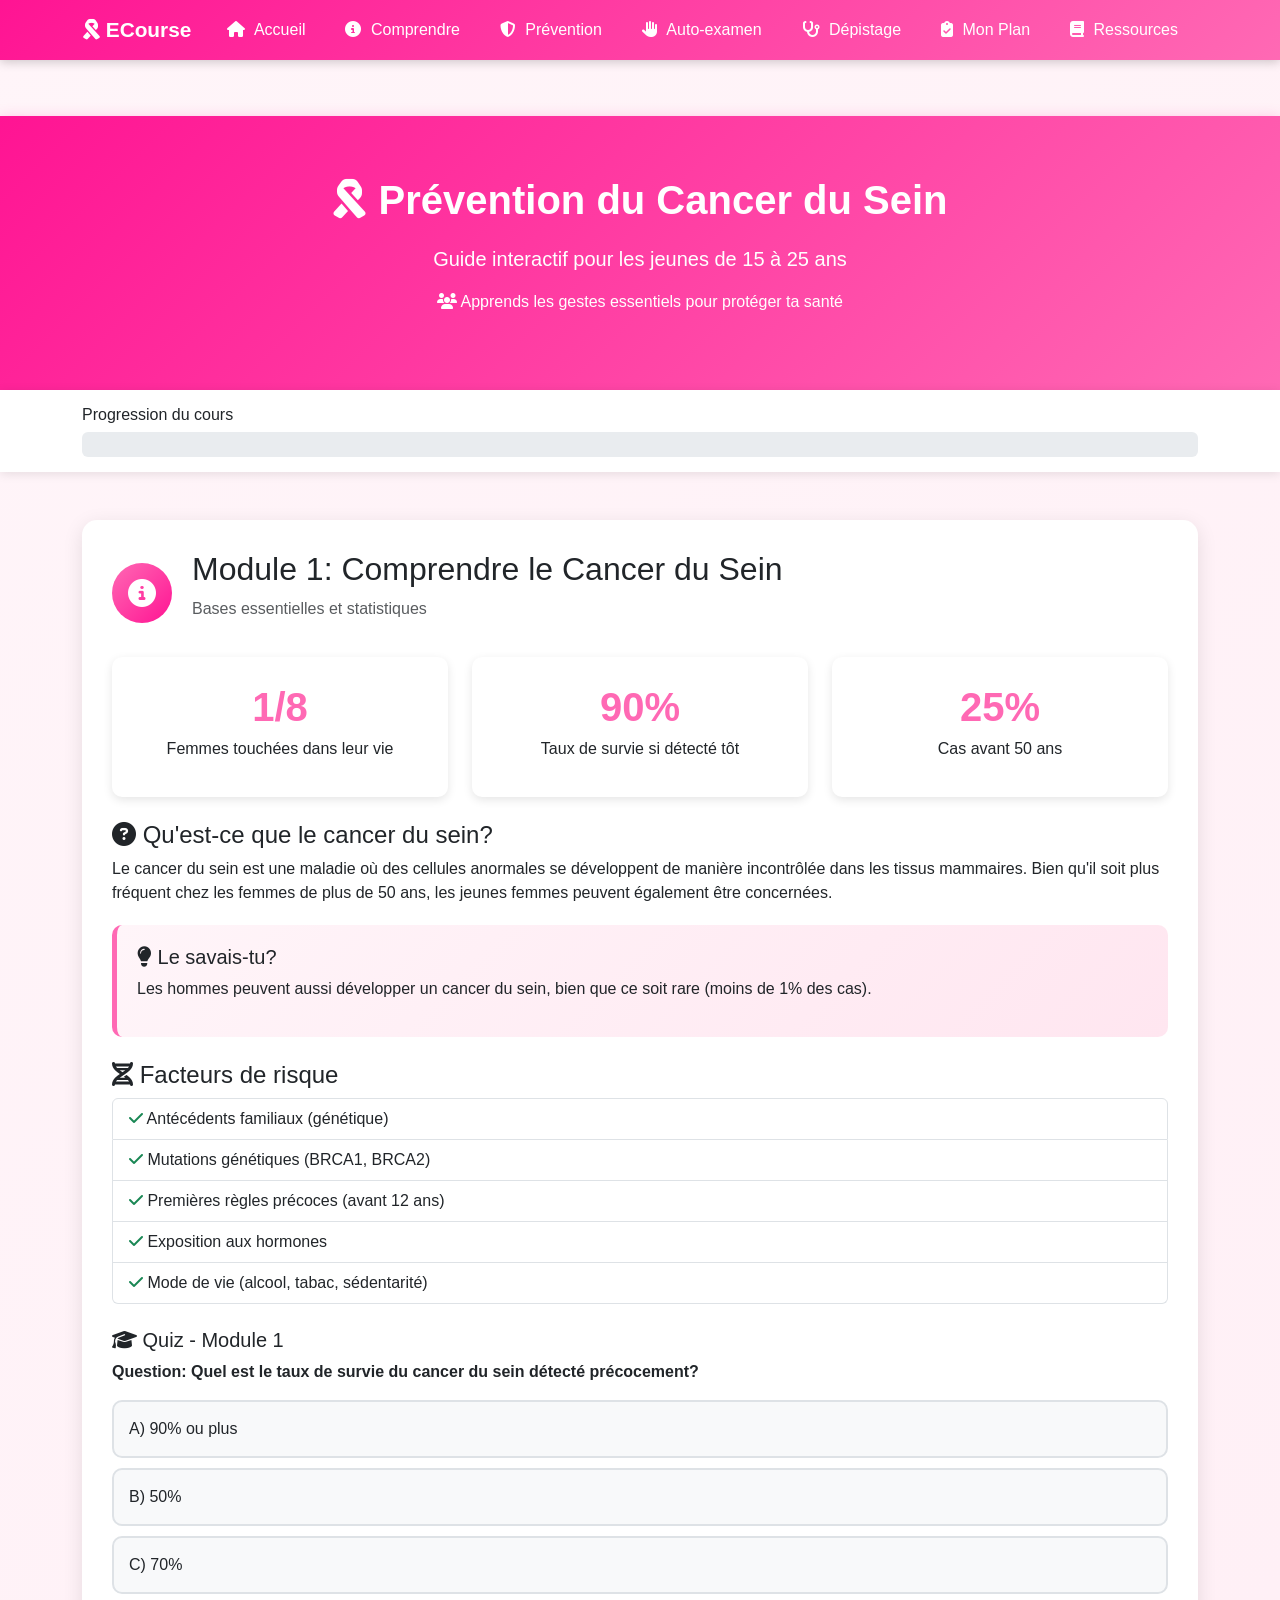
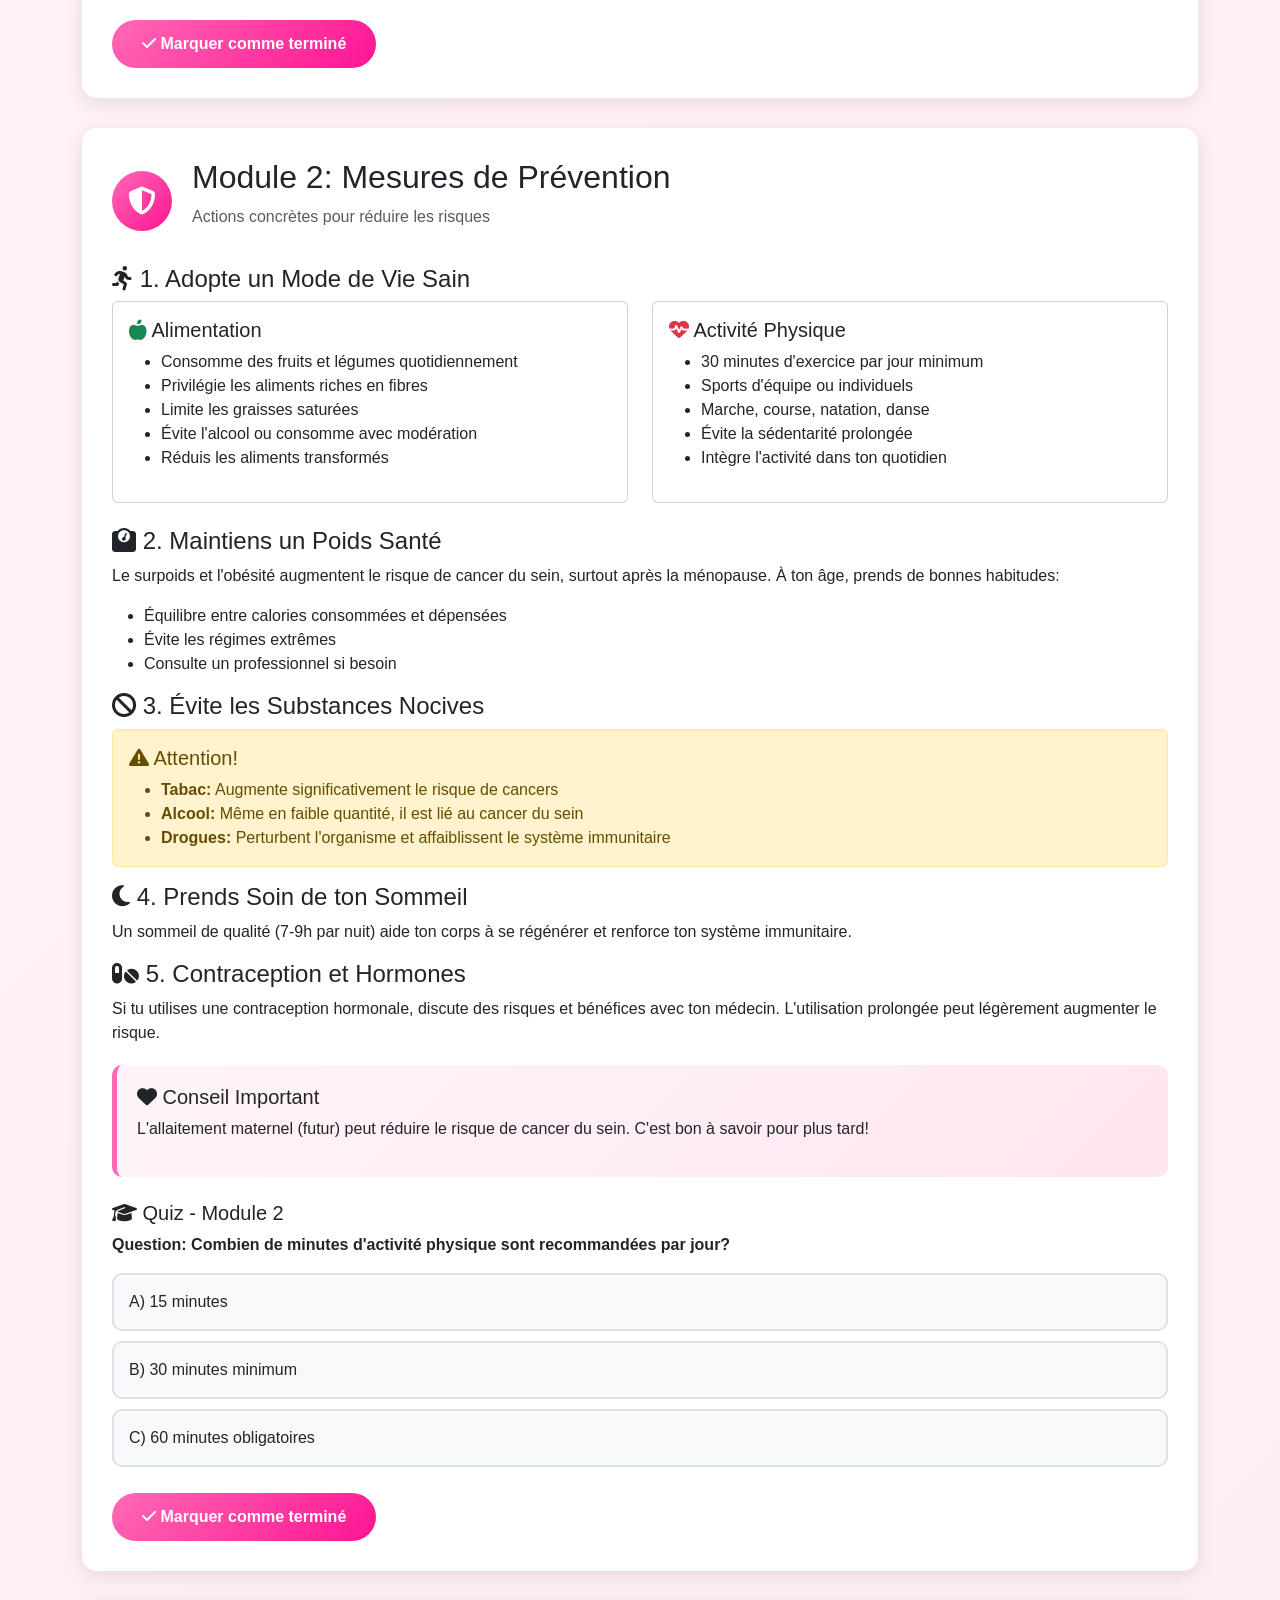
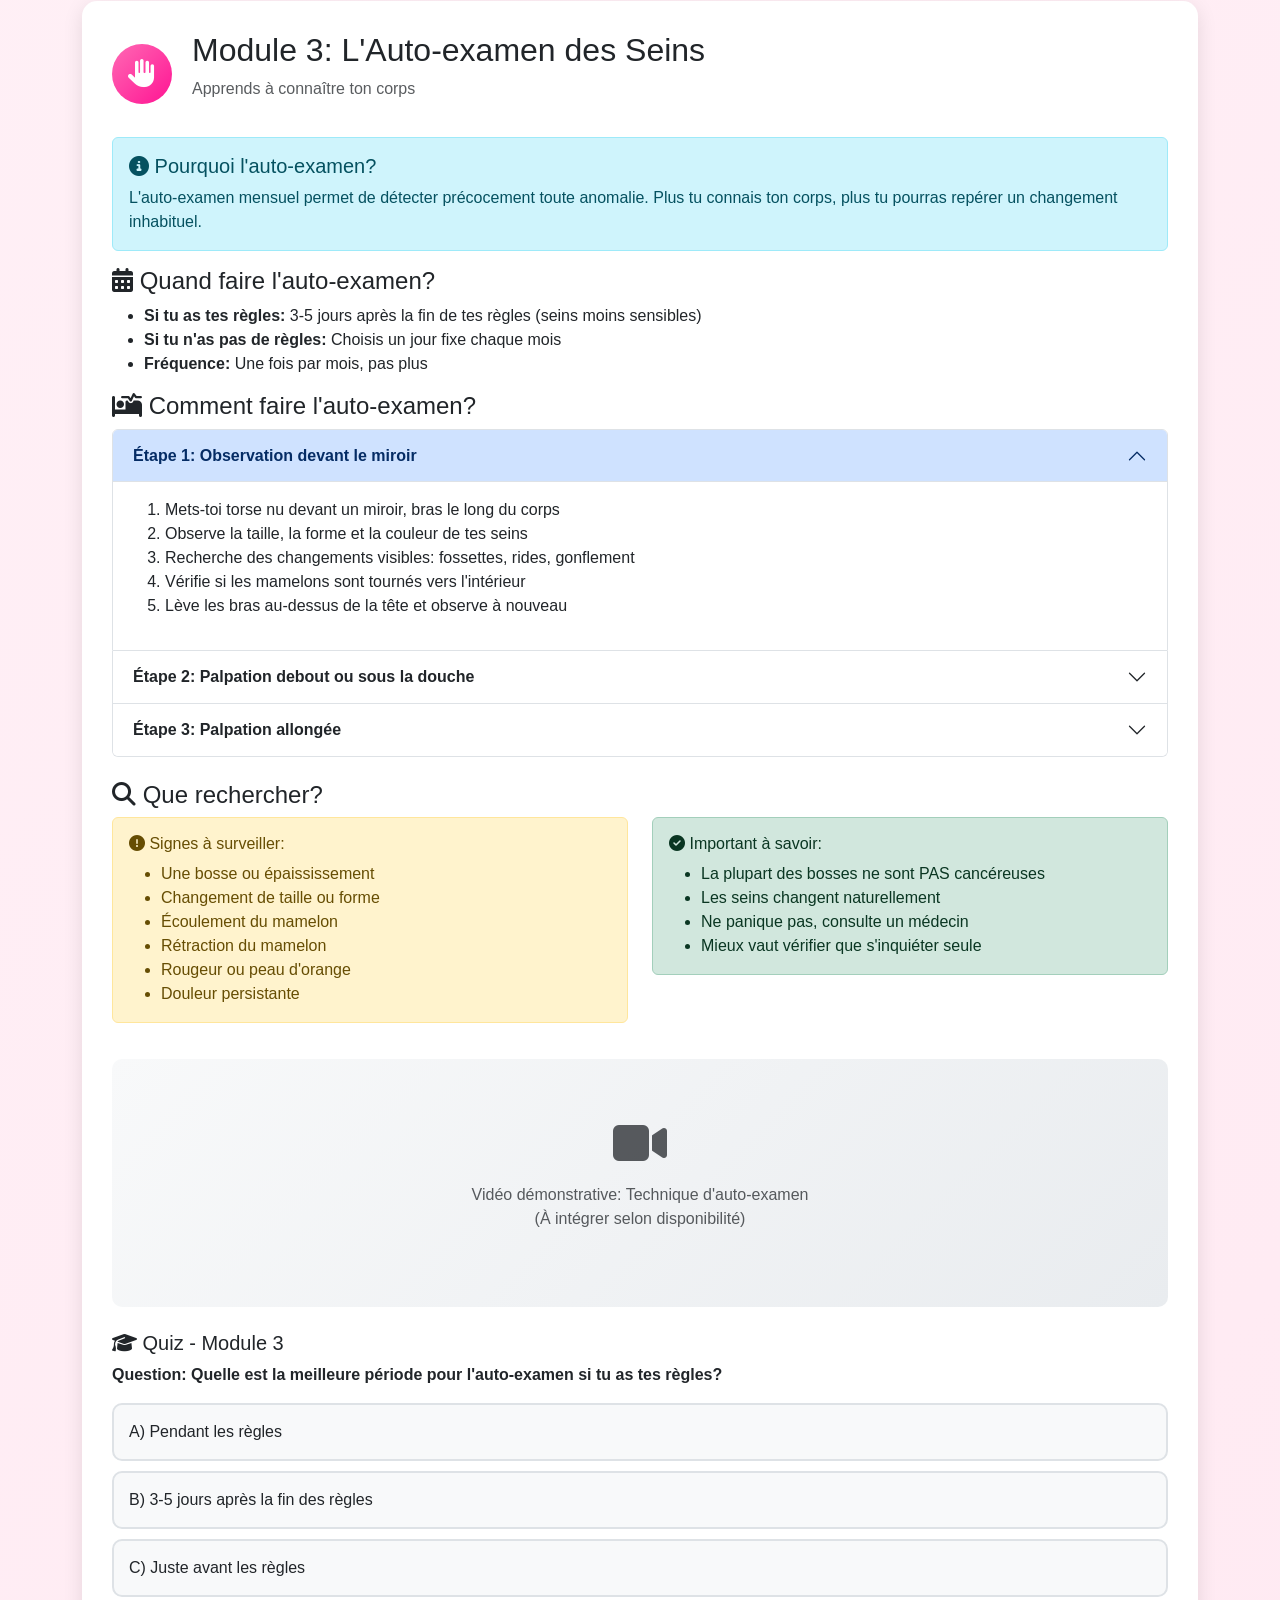
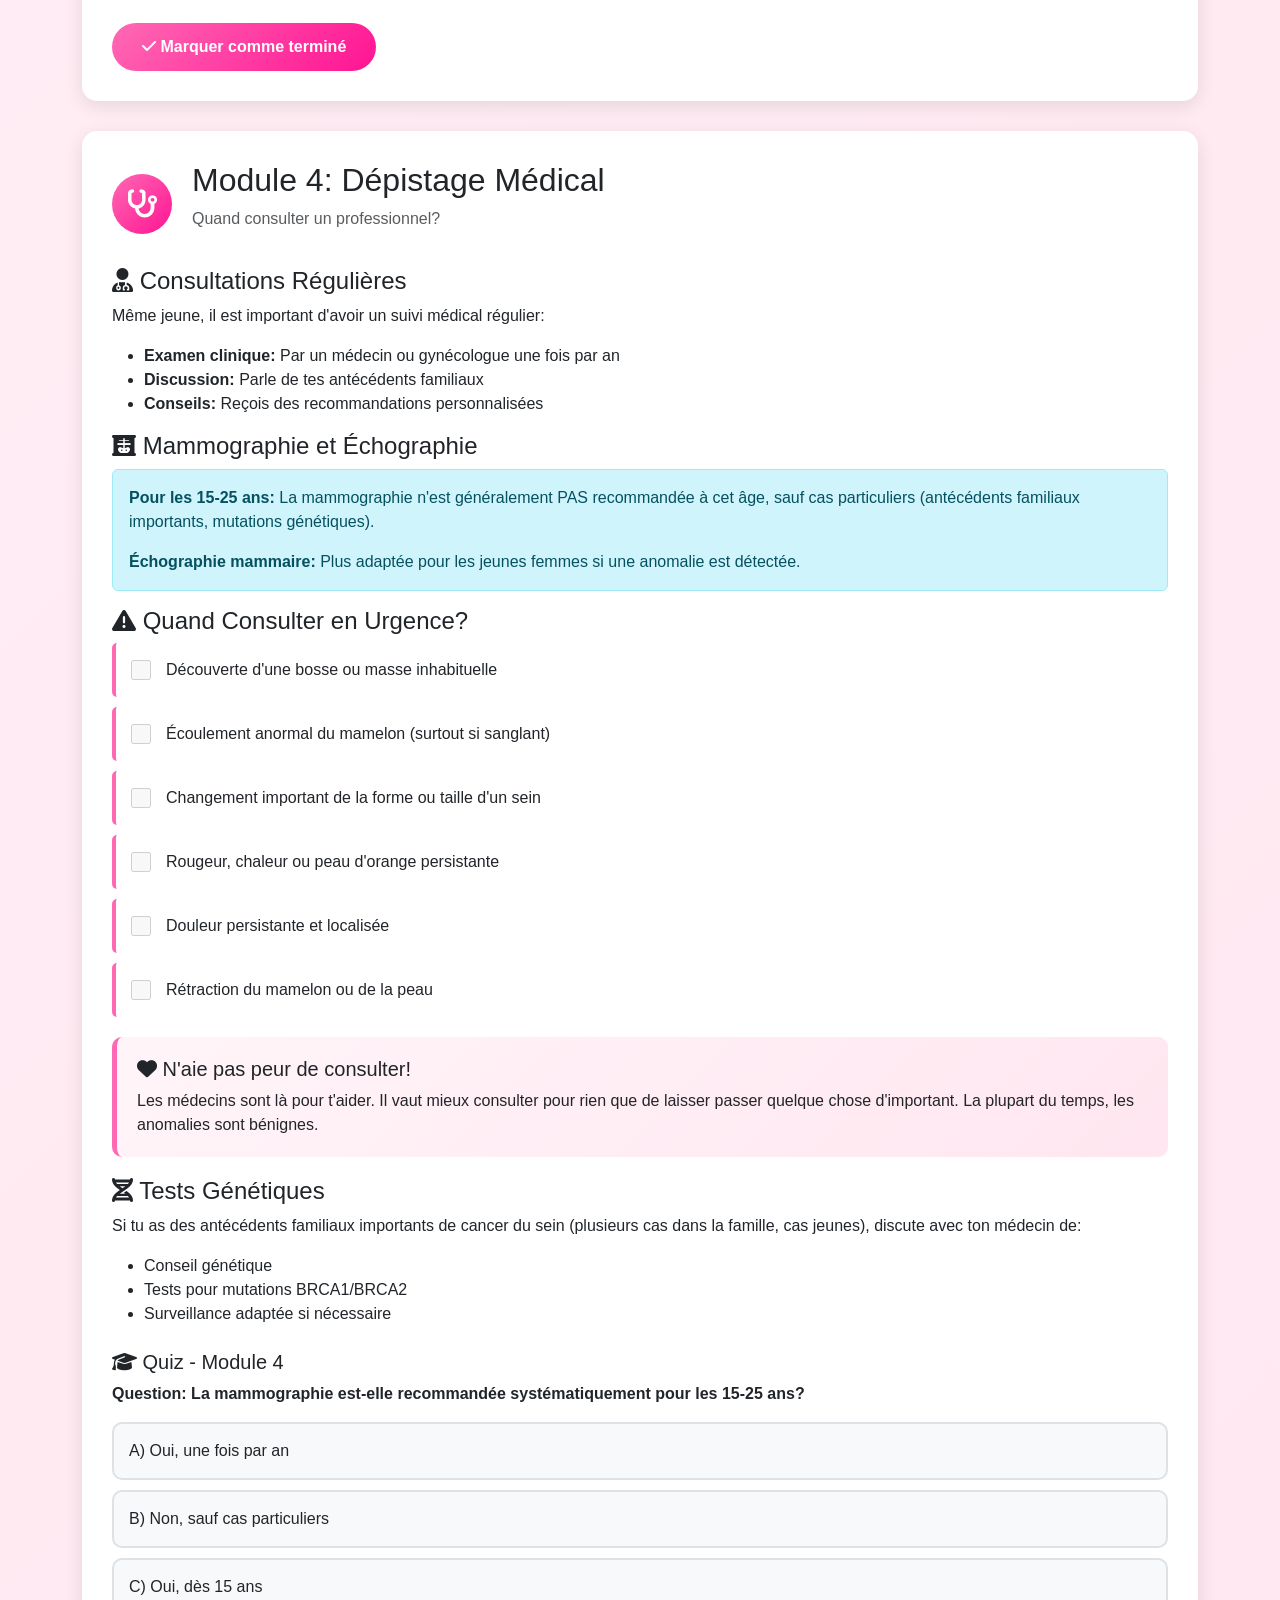
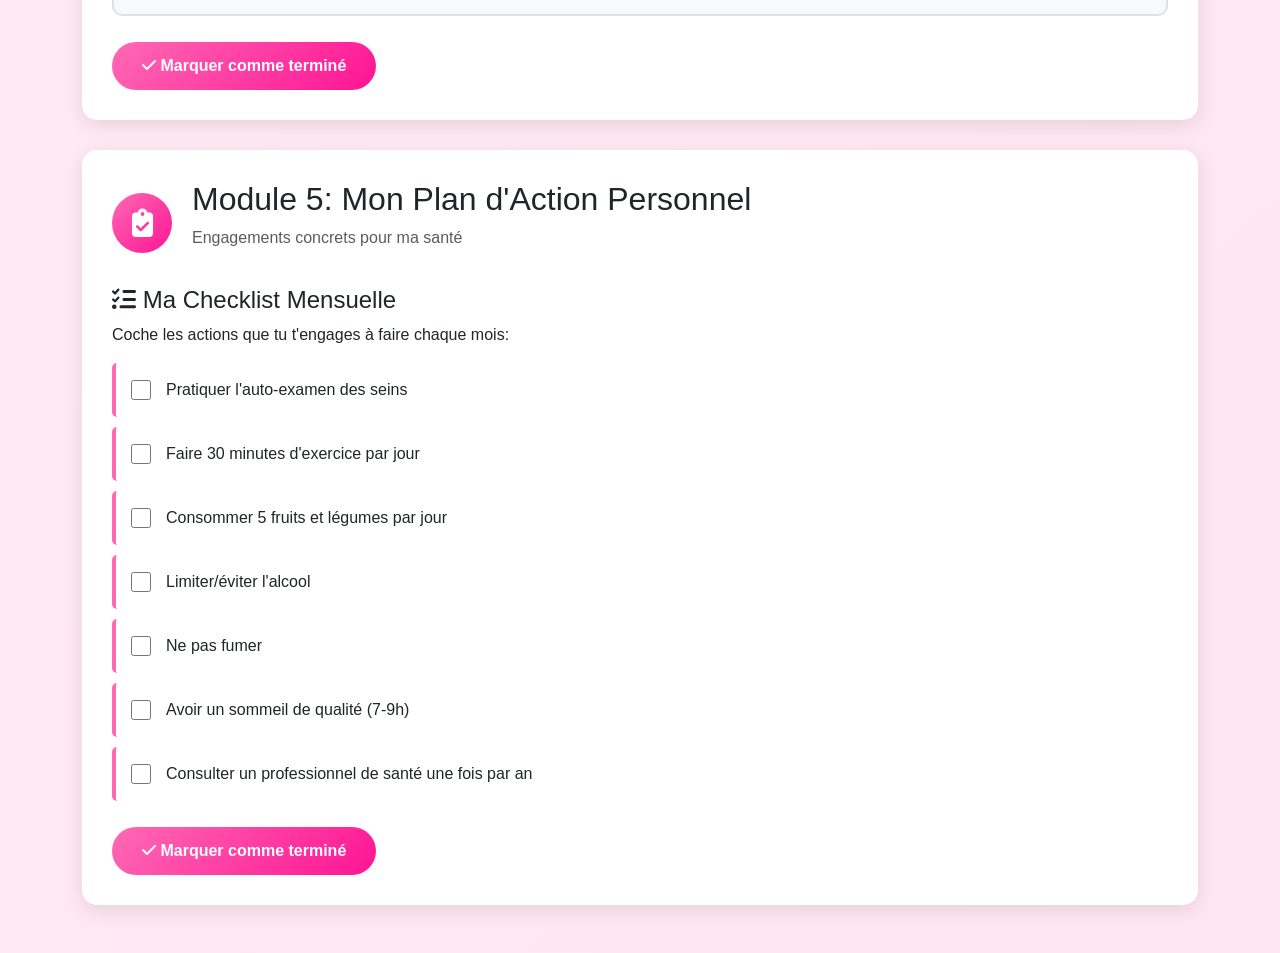
<file: didacticiel_cancer_sein.html>
<!DOCTYPE html>
<html lang="fr">
<head>
    <meta charset="UTF-8">
    <meta name="viewport" content="width=device-width, initial-scale=1.0">
    <title>Prévention Cancer du Sein - Jeunes 15-25 ans</title>
    <link href="https://cdn.jsdelivr.net/npm/bootstrap@5.3.0/dist/css/bootstrap.min.css" rel="stylesheet">
    <link rel="stylesheet" href="https://cdnjs.cloudflare.com/ajax/libs/font-awesome/6.4.0/css/all.min.css">
    <link rel="stylesheet" href="assets/style.css">
</head>
<body>
    <nav class="navbar navbar-expand-lg navbar-dark" style="background: linear-gradient(135deg, var(--secondary), var(--primary));">
        <div class="container">
            <a class="navbar-brand" href="#accueil">
                <i class="fas fa-ribbon"></i> ECourse
            </a>
            <button class="navbar-toggler" type="button" data-bs-toggle="collapse" data-bs-target="#navbarNav">
                <span class="navbar-toggler-icon"></span>
            </button>
            <div class="collapse navbar-collapse" id="navbarNav">
                <ul class="navbar-nav ms-auto">
                    <li class="nav-item">
                        <a class="nav-link" href="#accueil"><i class="fas fa-home"></i> Accueil</a>
                    </li>
                    <li class="nav-item">
                        <a class="nav-link" href="#module1"><i class="fas fa-info-circle"></i> Comprendre</a>
                    </li>
                    <li class="nav-item">
                        <a class="nav-link" href="#module2"><i class="fas fa-shield-alt"></i> Prévention</a>
                    </li>
                    <li class="nav-item">
                        <a class="nav-link" href="#module3"><i class="fas fa-hand-paper"></i> Auto-examen</a>
                    </li>
                    <li class="nav-item">
                        <a class="nav-link" href="#module4"><i class="fas fa-stethoscope"></i> Dépistage</a>
                    </li>
                    <li class="nav-item">
                        <a class="nav-link" href="#module5"><i class="fas fa-clipboard-check"></i> Mon Plan</a>
                    </li>
                    <li class="nav-item">
                        <a class="nav-link" href="#ressources"><i class="fas fa-book"></i> Ressources</a>
                    </li>
                </ul>
            </div>
        </div>
    </nav>
    <div class="hero">
        <div class="container">
            <h1><i class="fas fa-ribbon"></i> Prévention du Cancer du Sein</h1>
            <p class="lead">Guide interactif pour les jeunes de 15 à 25 ans</p>
            <p><i class="fas fa-users"></i> Apprends les gestes essentiels pour protéger ta santé</p>
        </div>
    </div>

    <div class="progress-container">
        <div class="container">
            <h6>Progression du cours</h6>
            <div class="progress" style="height: 25px;">
                <div id="mainProgress" class="progress-bar bg-success" role="progressbar" style="width: 0%">0%</div>
            </div>
        </div>
    </div>

    <div class="container my-5">
        <!-- Module 1: Introduction -->
        <div class="module-card" data-module="1">
            <div class="module-header">
                <div class="module-icon"><i class="fas fa-info-circle"></i></div>
                <div>
                    <h2>Module 1: Comprendre le Cancer du Sein</h2>
                    <p class="text-muted">Bases essentielles et statistiques</p>
                </div>
            </div>

            <div class="row mb-4">
                <div class="col-md-4">
                    <div class="stat-card">
                        <div class="stat-number">1/8</div>
                        <p>Femmes touchées dans leur vie</p>
                    </div>
                </div>
                <div class="col-md-4">
                    <div class="stat-card">
                        <div class="stat-number">90%</div>
                        <p>Taux de survie si détecté tôt</p>
                    </div>
                </div>
                <div class="col-md-4">
                    <div class="stat-card">
                        <div class="stat-number">25%</div>
                        <p>Cas avant 50 ans</p>
                    </div>
                </div>
            </div>

            <h4><i class="fas fa-question-circle"></i> Qu'est-ce que le cancer du sein?</h4>
            <p>Le cancer du sein est une maladie où des cellules anormales se développent de manière incontrôlée dans les tissus mammaires. Bien qu'il soit plus fréquent chez les femmes de plus de 50 ans, les jeunes femmes peuvent également être concernées.</p>

            <div class="tip-box">
                <h5><i class="fas fa-lightbulb"></i> Le savais-tu?</h5>
                <p>Les hommes peuvent aussi développer un cancer du sein, bien que ce soit rare (moins de 1% des cas).</p>
            </div>

            <h4 class="mt-4"><i class="fas fa-dna"></i> Facteurs de risque</h4>
            <ul class="list-group">
                <li class="list-group-item"><i class="fas fa-check text-success"></i> Antécédents familiaux (génétique)</li>
                <li class="list-group-item"><i class="fas fa-check text-success"></i> Mutations génétiques (BRCA1, BRCA2)</li>
                <li class="list-group-item"><i class="fas fa-check text-success"></i> Premières règles précoces (avant 12 ans)</li>
                <li class="list-group-item"><i class="fas fa-check text-success"></i> Exposition aux hormones</li>
                <li class="list-group-item"><i class="fas fa-check text-success"></i> Mode de vie (alcool, tabac, sédentarité)</li>
            </ul>

            <div class="quiz-section mt-4">
                <h5><i class="fas fa-graduation-cap"></i> Quiz - Module 1</h5>
                <p><strong>Question: Quel est le taux de survie du cancer du sein détecté précocement?</strong></p>
                <div class="quiz-option" data-answer="correct" data-module="1">
                    A) 90% ou plus
                </div>
                <div class="quiz-option" data-answer="incorrect" data-module="1">
                    B) 50%
                </div>
                <div class="quiz-option" data-answer="incorrect" data-module="1">
                    C) 70%
                </div>
                <div id="feedback-1" class="alert mt-3 hidden"></div>
            </div>

            <button class="btn btn-custom mt-3" onclick="completeModule(1)">
                <i class="fas fa-check"></i> Marquer comme terminé
            </button>
        </div>

        <!-- Module 2: Prévention -->
        <div class="module-card" data-module="2">
            <div class="module-header">
                <div class="module-icon"><i class="fas fa-shield-alt"></i></div>
                <div>
                    <h2>Module 2: Mesures de Prévention</h2>
                    <p class="text-muted">Actions concrètes pour réduire les risques</p>
                </div>
            </div>

            <h4><i class="fas fa-running"></i> 1. Adopte un Mode de Vie Sain</h4>
            <div class="row mb-4">
                <div class="col-md-6">
                    <div class="card h-100">
                        <div class="card-body">
                            <h5><i class="fas fa-apple-alt text-success"></i> Alimentation</h5>
                            <ul>
                                <li>Consomme des fruits et légumes quotidiennement</li>
                                <li>Privilégie les aliments riches en fibres</li>
                                <li>Limite les graisses saturées</li>
                                <li>Évite l'alcool ou consomme avec modération</li>
                                <li>Réduis les aliments transformés</li>
                            </ul>
                        </div>
                    </div>
                </div>
                <div class="col-md-6">
                    <div class="card h-100">
                        <div class="card-body">
                            <h5><i class="fas fa-heartbeat text-danger"></i> Activité Physique</h5>
                            <ul>
                                <li>30 minutes d'exercice par jour minimum</li>
                                <li>Sports d'équipe ou individuels</li>
                                <li>Marche, course, natation, danse</li>
                                <li>Évite la sédentarité prolongée</li>
                                <li>Intègre l'activité dans ton quotidien</li>
                            </ul>
                        </div>
                    </div>
                </div>
            </div>

            <h4><i class="fas fa-weight"></i> 2. Maintiens un Poids Santé</h4>
            <p>Le surpoids et l'obésité augmentent le risque de cancer du sein, surtout après la ménopause. À ton âge, prends de bonnes habitudes:</p>
            <ul>
                <li>Équilibre entre calories consommées et dépensées</li>
                <li>Évite les régimes extrêmes</li>
                <li>Consulte un professionnel si besoin</li>
            </ul>

            <h4><i class="fas fa-ban"></i> 3. Évite les Substances Nocives</h4>
            <div class="alert alert-warning">
                <h5><i class="fas fa-exclamation-triangle"></i> Attention!</h5>
                <ul class="mb-0">
                    <li><strong>Tabac:</strong> Augmente significativement le risque de cancers</li>
                    <li><strong>Alcool:</strong> Même en faible quantité, il est lié au cancer du sein</li>
                    <li><strong>Drogues:</strong> Perturbent l'organisme et affaiblissent le système immunitaire</li>
                </ul>
            </div>

            <h4><i class="fas fa-moon"></i> 4. Prends Soin de ton Sommeil</h4>
            <p>Un sommeil de qualité (7-9h par nuit) aide ton corps à se régénérer et renforce ton système immunitaire.</p>

            <h4><i class="fas fa-pills"></i> 5. Contraception et Hormones</h4>
            <p>Si tu utilises une contraception hormonale, discute des risques et bénéfices avec ton médecin. L'utilisation prolongée peut légèrement augmenter le risque.</p>

            <div class="tip-box">
                <h5><i class="fas fa-heart"></i> Conseil Important</h5>
                <p>L'allaitement maternel (futur) peut réduire le risque de cancer du sein. C'est bon à savoir pour plus tard!</p>
            </div>

            <div class="quiz-section mt-4">
                <h5><i class="fas fa-graduation-cap"></i> Quiz - Module 2</h5>
                <p><strong>Question: Combien de minutes d'activité physique sont recommandées par jour?</strong></p>
                <div class="quiz-option" data-answer="incorrect" data-module="2">
                    A) 15 minutes
                </div>
                <div class="quiz-option" data-answer="correct" data-module="2">
                    B) 30 minutes minimum
                </div>
                <div class="quiz-option" data-answer="incorrect" data-module="2">
                    C) 60 minutes obligatoires
                </div>
                <div id="feedback-2" class="alert mt-3 hidden"></div>
            </div>

            <button class="btn btn-custom mt-3" onclick="completeModule(2)">
                <i class="fas fa-check"></i> Marquer comme terminé
            </button>
        </div>

        <!-- Module 3: Auto-examen -->
        <div class="module-card" data-module="3">
            <div class="module-header">
                <div class="module-icon"><i class="fas fa-hand-paper"></i></div>
                <div>
                    <h2>Module 3: L'Auto-examen des Seins</h2>
                    <p class="text-muted">Apprends à connaître ton corps</p>
                </div>
            </div>

            <div class="alert alert-info">
                <h5><i class="fas fa-info-circle"></i> Pourquoi l'auto-examen?</h5>
                <p class="mb-0">L'auto-examen mensuel permet de détecter précocement toute anomalie. Plus tu connais ton corps, plus tu pourras repérer un changement inhabituel.</p>
            </div>

            <h4><i class="fas fa-calendar-alt"></i> Quand faire l'auto-examen?</h4>
            <ul>
                <li><strong>Si tu as tes règles:</strong> 3-5 jours après la fin de tes règles (seins moins sensibles)</li>
                <li><strong>Si tu n'as pas de règles:</strong> Choisis un jour fixe chaque mois</li>
                <li><strong>Fréquence:</strong> Une fois par mois, pas plus</li>
            </ul>

            <h4><i class="fas fa-procedures"></i> Comment faire l'auto-examen?</h4>
            
            <div class="accordion" id="examAccordion">
                <div class="accordion-item">
                    <h2 class="accordion-header">
                        <button class="accordion-button" type="button" data-bs-toggle="collapse" data-bs-target="#step1">
                            <strong>Étape 1: Observation devant le miroir</strong>
                        </button>
                    </h2>
                    <div id="step1" class="accordion-collapse collapse show" data-bs-parent="#examAccordion">
                        <div class="accordion-body">
                            <ol>
                                <li>Mets-toi torse nu devant un miroir, bras le long du corps</li>
                                <li>Observe la taille, la forme et la couleur de tes seins</li>
                                <li>Recherche des changements visibles: fossettes, rides, gonflement</li>
                                <li>Vérifie si les mamelons sont tournés vers l'intérieur</li>
                                <li>Lève les bras au-dessus de la tête et observe à nouveau</li>
                            </ol>
                        </div>
                    </div>
                </div>
                <div class="accordion-item">
                    <h2 class="accordion-header">
                        <button class="accordion-button collapsed" type="button" data-bs-toggle="collapse" data-bs-target="#step2">
                            <strong>Étape 2: Palpation debout ou sous la douche</strong>
                        </button>
                    </h2>
                    <div id="step2" class="accordion-collapse collapse" data-bs-parent="#examAccordion">
                        <div class="accordion-body">
                            <ol>
                                <li>Utilise la main droite pour examiner le sein gauche et vice-versa</li>
                                <li>Utilise le bout des doigts (pas la paume)</li>
                                <li>Fais des mouvements circulaires fermes et doux</li>
                                <li>Couvre tout le sein du haut vers le bas, de l'extérieur vers le centre</li>
                                <li>Palpe aussi sous les aisselles</li>
                            </ol>
                        </div>
                    </div>
                </div>
                <div class="accordion-item">
                    <h2 class="accordion-header">
                        <button class="accordion-button collapsed" type="button" data-bs-toggle="collapse" data-bs-target="#step3">
                            <strong>Étape 3: Palpation allongée</strong>
                        </button>
                    </h2>
                    <div id="step3" class="accordion-collapse collapse" data-bs-parent="#examAccordion">
                        <div class="accordion-body">
                            <ol>
                                <li>Allonge-toi sur le dos</li>
                                <li>Place un coussin sous l'épaule droite</li>
                                <li>Mets la main droite derrière la tête</li>
                                <li>Avec la main gauche, palpe le sein droit</li>
                                <li>Utilise les mêmes mouvements circulaires qu'à l'étape 2</li>
                                <li>Répète de l'autre côté</li>
                            </ol>
                        </div>
                    </div>
                </div>
            </div>

            <h4 class="mt-4"><i class="fas fa-search"></i> Que rechercher?</h4>
            <div class="row">
                <div class="col-md-6">
                    <div class="alert alert-warning">
                        <h6><i class="fas fa-exclamation-circle"></i> Signes à surveiller:</h6>
                        <ul class="mb-0">
                            <li>Une bosse ou épaississement</li>
                            <li>Changement de taille ou forme</li>
                            <li>Écoulement du mamelon</li>
                            <li>Rétraction du mamelon</li>
                            <li>Rougeur ou peau d'orange</li>
                            <li>Douleur persistante</li>
                        </ul>
                    </div>
                </div>
                <div class="col-md-6">
                    <div class="alert alert-success">
                        <h6><i class="fas fa-check-circle"></i> Important à savoir:</h6>
                        <ul class="mb-0">
                            <li>La plupart des bosses ne sont PAS cancéreuses</li>
                            <li>Les seins changent naturellement</li>
                            <li>Ne panique pas, consulte un médecin</li>
                            <li>Mieux vaut vérifier que s'inquiéter seule</li>
                        </ul>
                    </div>
                </div>
            </div>

            <div class="video-placeholder">
                <i class="fas fa-video fa-3x text-muted mb-3"></i>
                <p class="text-muted">Vidéo démonstrative: Technique d'auto-examen<br>(À intégrer selon disponibilité)</p>
            </div>

            <div class="quiz-section mt-4">
                <h5><i class="fas fa-graduation-cap"></i> Quiz - Module 3</h5>
                <p><strong>Question: Quelle est la meilleure période pour l'auto-examen si tu as tes règles?</strong></p>
                <div class="quiz-option" data-answer="incorrect" data-module="3">
                    A) Pendant les règles
                </div>
                <div class="quiz-option" data-answer="correct" data-module="3">
                    B) 3-5 jours après la fin des règles
                </div>
                <div class="quiz-option" data-answer="incorrect" data-module="3">
                    C) Juste avant les règles
                </div>
                <div id="feedback-3" class="alert mt-3 hidden"></div>
            </div>

            <button class="btn btn-custom mt-3" onclick="completeModule(3)">
                <i class="fas fa-check"></i> Marquer comme terminé
            </button>
        </div>

        <!-- Module 4: Dépistage médical -->
        <div class="module-card" data-module="4">
            <div class="module-header">
                <div class="module-icon"><i class="fas fa-stethoscope"></i></div>
                <div>
                    <h2>Module 4: Dépistage Médical</h2>
                    <p class="text-muted">Quand consulter un professionnel?</p>
                </div>
            </div>

            <h4><i class="fas fa-user-md"></i> Consultations Régulières</h4>
            <p>Même jeune, il est important d'avoir un suivi médical régulier:</p>
            <ul>
                <li><strong>Examen clinique:</strong> Par un médecin ou gynécologue une fois par an</li>
                <li><strong>Discussion:</strong> Parle de tes antécédents familiaux</li>
                <li><strong>Conseils:</strong> Reçois des recommandations personnalisées</li>
            </ul>

            <h4><i class="fas fa-x-ray"></i> Mammographie et Échographie</h4>
            <div class="alert alert-info">
                <p><strong>Pour les 15-25 ans:</strong> La mammographie n'est généralement PAS recommandée à cet âge, sauf cas particuliers (antécédents familiaux importants, mutations génétiques).</p>
                <p class="mb-0"><strong>Échographie mammaire:</strong> Plus adaptée pour les jeunes femmes si une anomalie est détectée.</p>
            </div>

            <h4><i class="fas fa-exclamation-triangle"></i> Quand Consulter en Urgence?</h4>
            <div class="checklist-item">
                <input type="checkbox" disabled>
                <span>Découverte d'une bosse ou masse inhabituelle</span>
            </div>
            <div class="checklist-item">
                <input type="checkbox" disabled>
                <span>Écoulement anormal du mamelon (surtout si sanglant)</span>
            </div>
            <div class="checklist-item">
                <input type="checkbox" disabled>
                <span>Changement important de la forme ou taille d'un sein</span>
            </div>
            <div class="checklist-item">
                <input type="checkbox" disabled>
                <span>Rougeur, chaleur ou peau d'orange persistante</span>
            </div>
            <div class="checklist-item">
                <input type="checkbox" disabled>
                <span>Douleur persistante et localisée</span>
            </div>
            <div class="checklist-item">
                <input type="checkbox" disabled>
                <span>Rétraction du mamelon ou de la peau</span>
            </div>

            <div class="tip-box">
                <h5><i class="fas fa-heart"></i> N'aie pas peur de consulter!</h5>
                <p class="mb-0">Les médecins sont là pour t'aider. Il vaut mieux consulter pour rien que de laisser passer quelque chose d'important. La plupart du temps, les anomalies sont bénignes.</p>
            </div>

            <h4><i class="fas fa-dna"></i> Tests Génétiques</h4>
            <p>Si tu as des antécédents familiaux importants de cancer du sein (plusieurs cas dans la famille, cas jeunes), discute avec ton médecin de:</p>
            <ul>
                <li>Conseil génétique</li>
                <li>Tests pour mutations BRCA1/BRCA2</li>
                <li>Surveillance adaptée si nécessaire</li>
            </ul>

            <div class="quiz-section mt-4">
                <h5><i class="fas fa-graduation-cap"></i> Quiz - Module 4</h5>
                <p><strong>Question: La mammographie est-elle recommandée systématiquement pour les 15-25 ans?</strong></p>
                <div class="quiz-option" data-answer="incorrect" data-module="4">
                    A) Oui, une fois par an
                </div>
                <div class="quiz-option" data-answer="correct" data-module="4">
                    B) Non, sauf cas particuliers
                </div>
                <div class="quiz-option" data-answer="incorrect" data-module="4">
                    C) Oui, dès 15 ans
                </div>
                <div id="feedback-4" class="alert mt-3 hidden"></div>
            </div>

            <button class="btn btn-custom mt-3" onclick="completeModule(4)">
                <i class="fas fa-check"></i> Marquer comme terminé
            </button>
        </div>

        <!-- Module 5: Plan d'action personnel -->
        <div class="module-card" data-module="5">
            <div class="module-header">
                <div class="module-icon"><i class="fas fa-clipboard-check"></i></div>
                <div>
                    <h2>Module 5: Mon Plan d'Action Personnel</h2>
                    <p class="text-muted">Engagements concrets pour ma santé</p>
                </div>
            </div>

            <h4><i class="fas fa-tasks"></i> Ma Checklist Mensuelle</h4>
            <p>Coche les actions que tu t'engages à faire chaque mois:</p>
            
            <div class="checklist-item">
                <input type="checkbox" id="check1" onchange="saveProgress()">
                <label for="check1">Pratiquer l'auto-examen des seins</label>
            </div>
            <div class="checklist-item">
                <input type="checkbox" id="check2" onchange="saveProgress()">
                <label for="check2">Faire 30 minutes d'exercice par jour</label>
            </div>
            <div class="checklist-item">
                <input type="checkbox" id="check3" onchange="saveProgress()">
                <label for="check3">Consommer 5 fruits et légumes par jour</label>
            </div>
            <div class="checklist-item">
                <input type="checkbox" id="check4" onchange="saveProgress()">
                <label for="check4">Limiter/éviter l'alcool</label>
            </div>
            <div class="checklist-item">
                <input type="checkbox" id="check5" onchange="saveProgress()">
                <label for="check5">Ne pas fumer</label>
            </div>
            <div class="checklist-item">
                <input type="checkbox" id="check6" onchange="saveProgress()">
                <label for="check6">Avoir un sommeil de qualité (7-9h)</label>
            </div>
            <div class="checklist-item">
                <input type="checkbox" id="check7" onchange="saveProgress()">
                <label for="check7">Consulter un professionnel de santé une fois par an</label>
            </div>
            <button class="btn btn-custom mt-3" onclick="completeModule(5)">
                <i class="fas fa-check"></i> Marquer comme terminé
            </button>
        </div>
    </div>  
    <script src="https://cdn.jsdelivr.net/npm/bootstrap@5.3.0/dist/js/bootstrap.bundle.min.js"></script>
</body>
</html>
</file>
<file: assets/style.css>
:root {
            --primary: #ff69b4;
            --secondary: #ff1493;
            --success: #28a745;
            --bg-light: #fff5f9;
        }

        html {
            scroll-behavior: smooth;
            scroll-padding-top: 120px;
        }

        body {
            font-family: 'Segoe UI', Tahoma, Geneva, Verdana, sans-serif;
            background: linear-gradient(135deg, #fff5f9 0%, #ffe6f0 100%);
            min-height: 100vh;
        }

        .navbar {
            box-shadow: 0 2px 10px rgba(0,0,0,0.2);
        }

        .navbar-brand {
            font-weight: bold;
            font-size: 1.3rem;
        }

        .nav-link {
            color: white !important;
            font-weight: 500;
            padding: 10px 15px !important;
            transition: all 0.3s;
            border-radius: 5px;
            margin: 0 5px;
        }

        .nav-link:hover {
            background: rgba(255, 255, 255, 0.2);
            transform: translateY(-2px);
        }

        .nav-link i {
            margin-right: 5px;
        }

        .hero {
            background: linear-gradient(135deg, var(--secondary) 0%, var(--primary) 100%);
            color: white;
            padding: 60px 0;
            text-align: center;
            box-shadow: 0 4px 15px rgba(255, 20, 147, 0.3);
            margin-top: 56px;
        }

        .hero h1 {
            font-size: 2.5rem;
            font-weight: bold;
            margin-bottom: 20px;
        }

        .progress-container {
            position: sticky;
            top: 0;
            background: white;
            z-index: 1000;
            padding: 15px 0;
            box-shadow: 0 2px 10px rgba(0,0,0,0.1);
        }

        .module-card {
            background: white;
            border-radius: 15px;
            padding: 30px;
            margin-bottom: 30px;
            box-shadow: 0 5px 20px rgba(0,0,0,0.1);
            transition: transform 0.3s;
        }

        .module-card:hover {
            transform: translateY(-5px);
        }

        .module-header {
            display: flex;
            align-items: center;
            margin-bottom: 20px;
        }

        .module-icon {
            width: 60px;
            height: 60px;
            background: linear-gradient(135deg, var(--primary), var(--secondary));
            border-radius: 50%;
            display: flex;
            align-items: center;
            justify-content: center;
            font-size: 28px;
            color: white;
            margin-right: 20px;
        }

        .quiz-option {
            background: #f8f9fa;
            border: 2px solid #dee2e6;
            border-radius: 10px;
            padding: 15px;
            margin-bottom: 10px;
            cursor: pointer;
            transition: all 0.3s;
        }

        .quiz-option:hover {
            background: #e9ecef;
            border-color: var(--primary);
        }

        .quiz-option.correct {
            background: #d4edda;
            border-color: var(--success);
        }

        .quiz-option.incorrect {
            background: #f8d7da;
            border-color: #dc3545;
        }

        .btn-custom {
            background: linear-gradient(135deg, var(--primary), var(--secondary));
            border: none;
            color: white;
            padding: 12px 30px;
            border-radius: 25px;
            font-weight: bold;
            transition: transform 0.3s;
        }

        .btn-custom:hover {
            transform: scale(1.05);
            color: white;
        }

        .checklist-item {
            background: white;
            border-left: 4px solid var(--primary);
            padding: 15px;
            margin-bottom: 10px;
            border-radius: 5px;
            display: flex;
            align-items: center;
        }

        .checklist-item input[type="checkbox"] {
            width: 20px;
            height: 20px;
            margin-right: 15px;
            cursor: pointer;
        }

        .tip-box {
            background: linear-gradient(135deg, #fff5f9, #ffe6f0);
            border-left: 5px solid var(--primary);
            padding: 20px;
            border-radius: 10px;
            margin: 20px 0;
        }

        .stat-card {
            background: white;
            border-radius: 10px;
            padding: 20px;
            text-align: center;
            box-shadow: 0 3px 10px rgba(0,0,0,0.1);
        }

        .stat-number {
            font-size: 2.5rem;
            font-weight: bold;
            color: var(--primary);
        }

        .video-placeholder {
            background: linear-gradient(135deg, #f8f9fa, #e9ecef);
            border-radius: 10px;
            padding: 60px;
            text-align: center;
            margin: 20px 0;
        }

        .navigation-buttons {
            display: flex;
            justify-content: space-between;
            margin-top: 30px;
        }

        .badge-custom {
            background: linear-gradient(135deg, gold, orange);
            color: white;
            padding: 10px 20px;
            border-radius: 20px;
            font-size: 1.2rem;
        }

        .completed {
            opacity: 0.7;
        }

        .quiz-question {
            background: #f8f9fa;
            padding: 20px;
            border-radius: 10px;
            border-left: 4px solid var(--primary);
        }

        .form-check {
            padding: 10px;
            margin-bottom: 8px;
            background: white;
            border-radius: 5px;
            transition: all 0.3s;
        }

        .form-check:hover {
            background: #e9ecef;
        }

        .form-check-input {
            cursor: pointer;
            width: 20px;
            height: 20px;
        }

        .form-check-label {
            cursor: pointer;
            margin-left: 10px;
        }

        .result-item {
            padding: 15px;
            margin-bottom: 10px;
            border-radius: 8px;
            border-left: 4px solid;
        }

        .result-item.correct {
            background: #d4edda;
            border-color: #28a745;
        }

        .result-item.incorrect {
            background: #f8d7da;
            border-color: #dc3545;
        }

        .hidden {
            display: none;
        }

        .certificate {
            background: white;
            border: 5px solid var(--primary);
            border-radius: 15px;
            padding: 40px;
            text-align: center;
            margin: 30px 0;
        }
</file>
